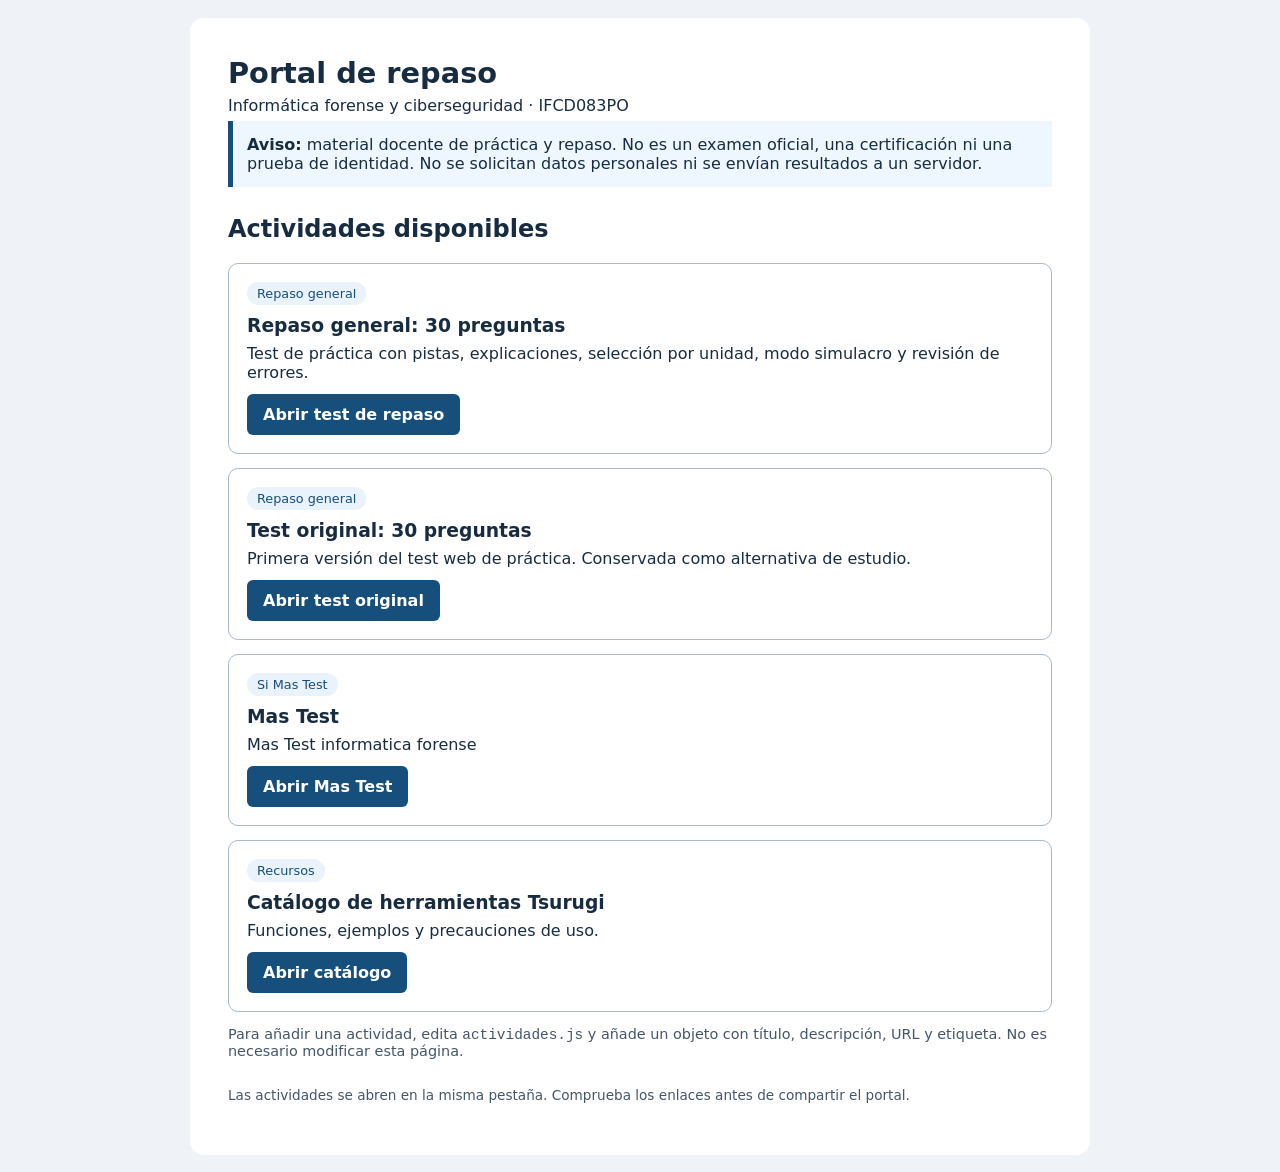
<file: index.html>
<!doctype html><html lang="es"><meta charset="utf-8"><meta name="viewport" content="width=device-width,initial-scale=1"><title>Portal IFCD083PO</title><link rel="stylesheet" href="styles.css"><main><header><h1>Portal de repaso</h1><p>Informática forense y ciberseguridad · IFCD083PO</p><p class="notice"><strong>Aviso:</strong> material docente de práctica y repaso. No es un examen oficial, una certificación ni una prueba de identidad. No se solicitan datos personales ni se envían resultados a un servidor.</p></header><section id="activities"><h2>Actividades disponibles</h2><div id="cards"></div><p class="small">Para añadir una actividad, edita <code>actividades.js</code> y añade un objeto con título, descripción, URL y etiqueta. No es necesario modificar esta página.</p></section><footer><p>Las actividades se abren en la misma pestaña. Comprueba los enlaces antes de compartir el portal.</p></footer></main><script src="actividades.js"></script><script src="portal.js"></script></html>
</file>
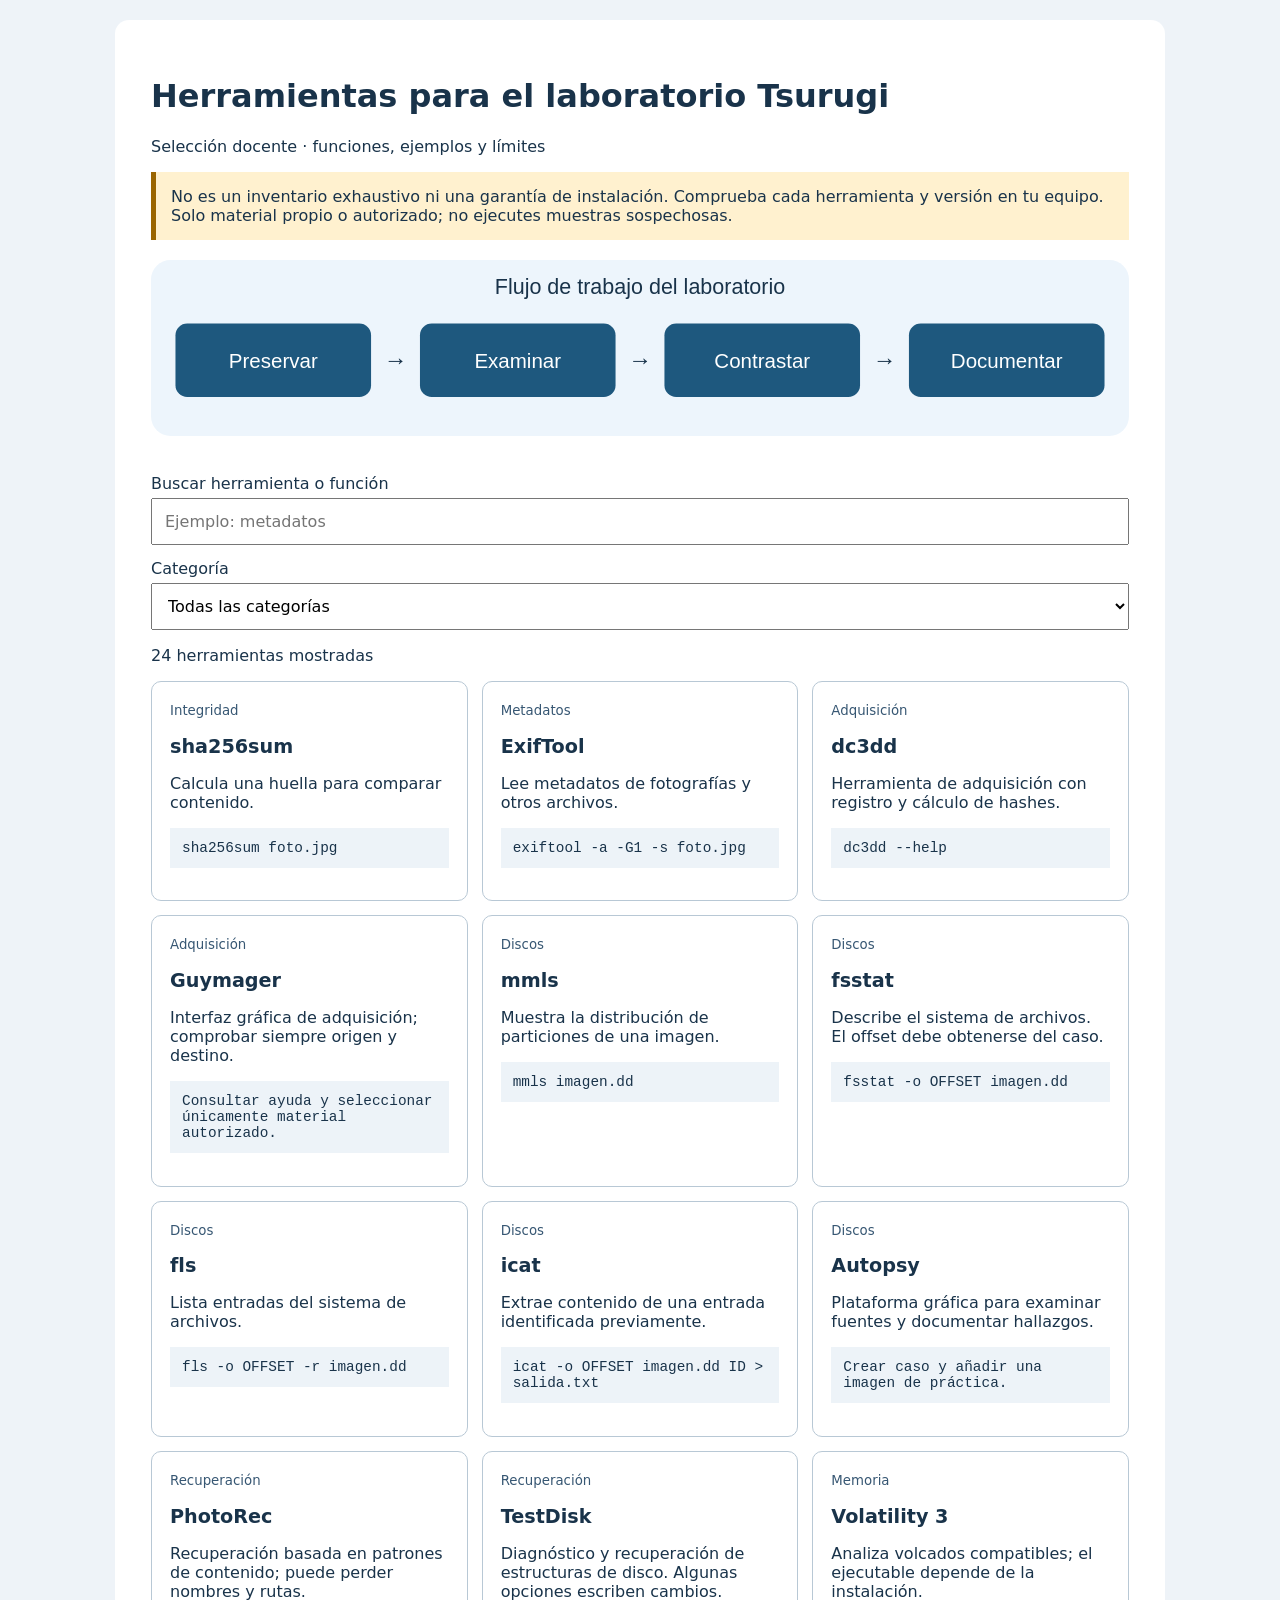
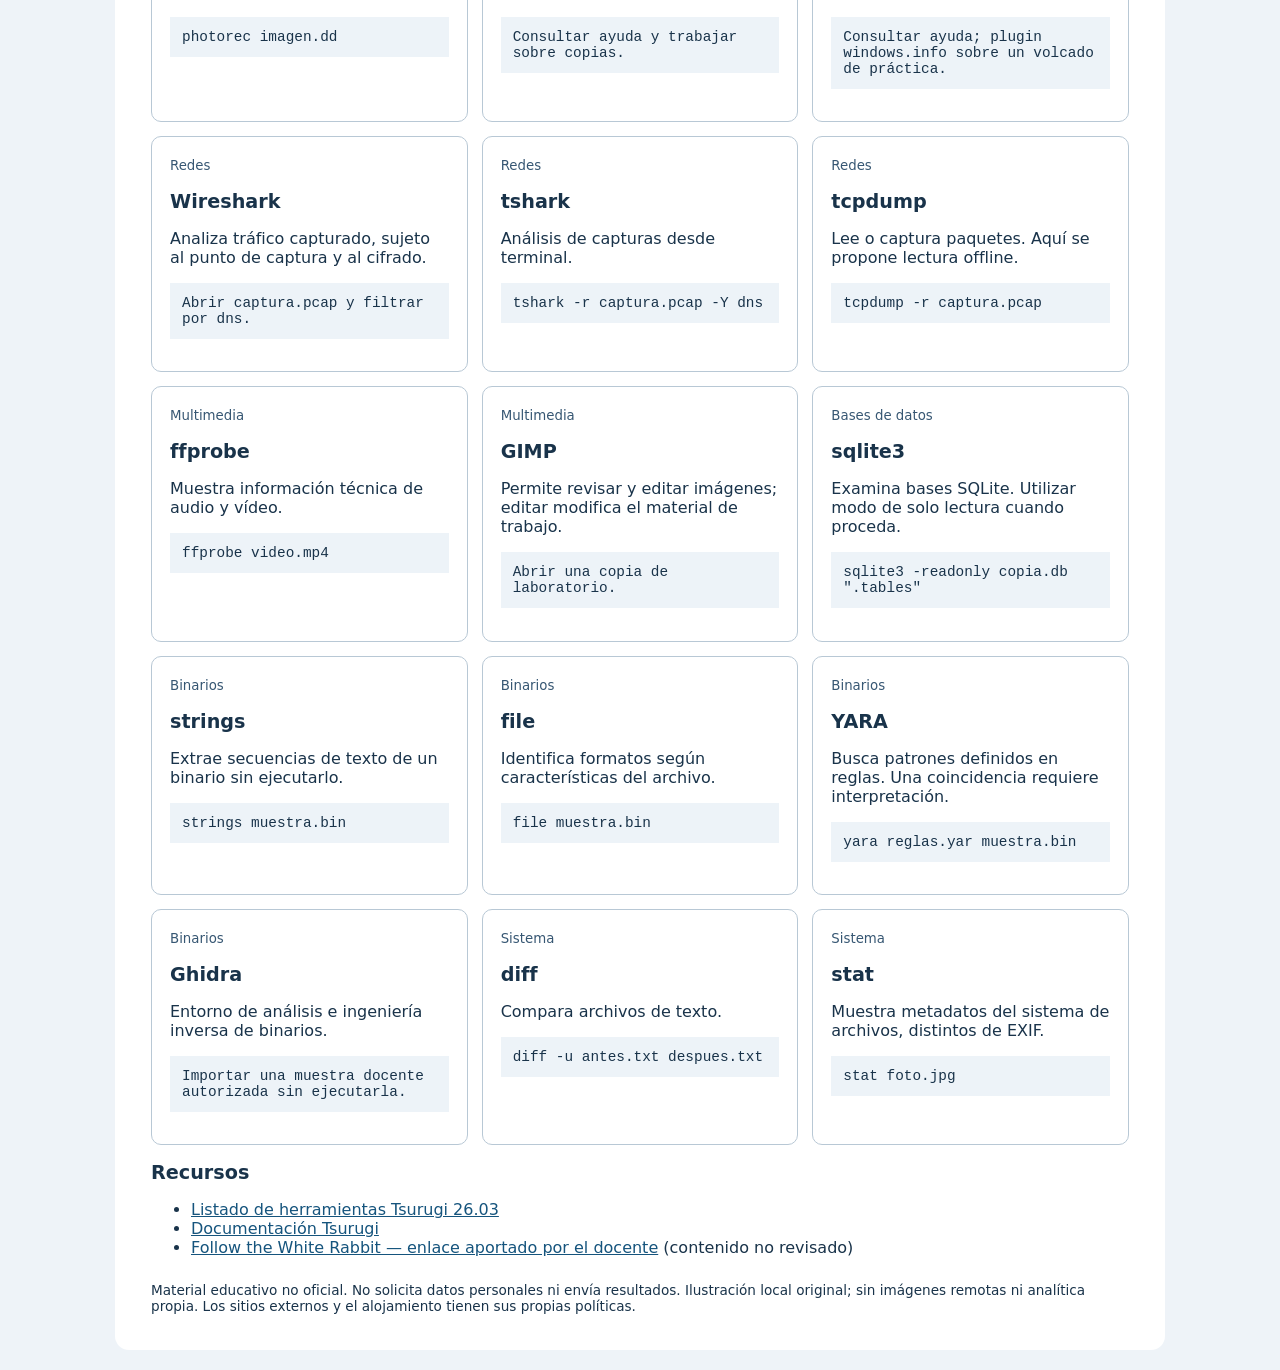
<file: catalogo-tsurugi/index.html>
<!doctype html><html lang="es"><head><meta charset="utf-8"><meta name="viewport" content="width=device-width,initial-scale=1"><title>Catálogo docente Tsurugi</title><link rel="stylesheet" href="styles.css"></head><body><main><h1>Herramientas para el laboratorio Tsurugi</h1><p>Selección docente · funciones, ejemplos y límites</p><aside>No es un inventario exhaustivo ni una garantía de instalación. Comprueba cada herramienta y versión en tu equipo. Solo material propio o autorizado; no ejecutes muestras sospechosas.</aside><img src="imagenes/laboratorio.svg" alt="Flujo de laboratorio: preservar, examinar, contrastar y documentar"><label for="search">Buscar herramienta o función</label><input id="search" type="search" placeholder="Ejemplo: metadatos"><label for="category">Categoría</label><select id="category"><option value="">Todas las categorías</option></select><p id="count" role="status"></p><section id="cards" aria-label="Herramientas"></section><h2>Recursos</h2><ul><li><a href="https://tsurugi-linux.org/documentation_tsurugi_linux_tools_listing_2026.php" rel="noopener noreferrer">Listado de herramientas Tsurugi 26.03</a></li><li><a href="https://tsurugi-linux.org/documentation.php" rel="noopener noreferrer">Documentación Tsurugi</a></li><li><a href="https://start.me/p/aNrBJX/follow-the-white-rabbit" rel="noopener noreferrer">Follow the White Rabbit — enlace aportado por el docente</a> (contenido no revisado)</li></ul><footer>Material educativo no oficial. No solicita datos personales ni envía resultados. Ilustración local original; sin imágenes remotas ni analítica propia. Los sitios externos y el alojamiento tienen sus propias políticas.</footer></main><script src="herramientas.js"></script><script src="app.js"></script></body></html>
</file>
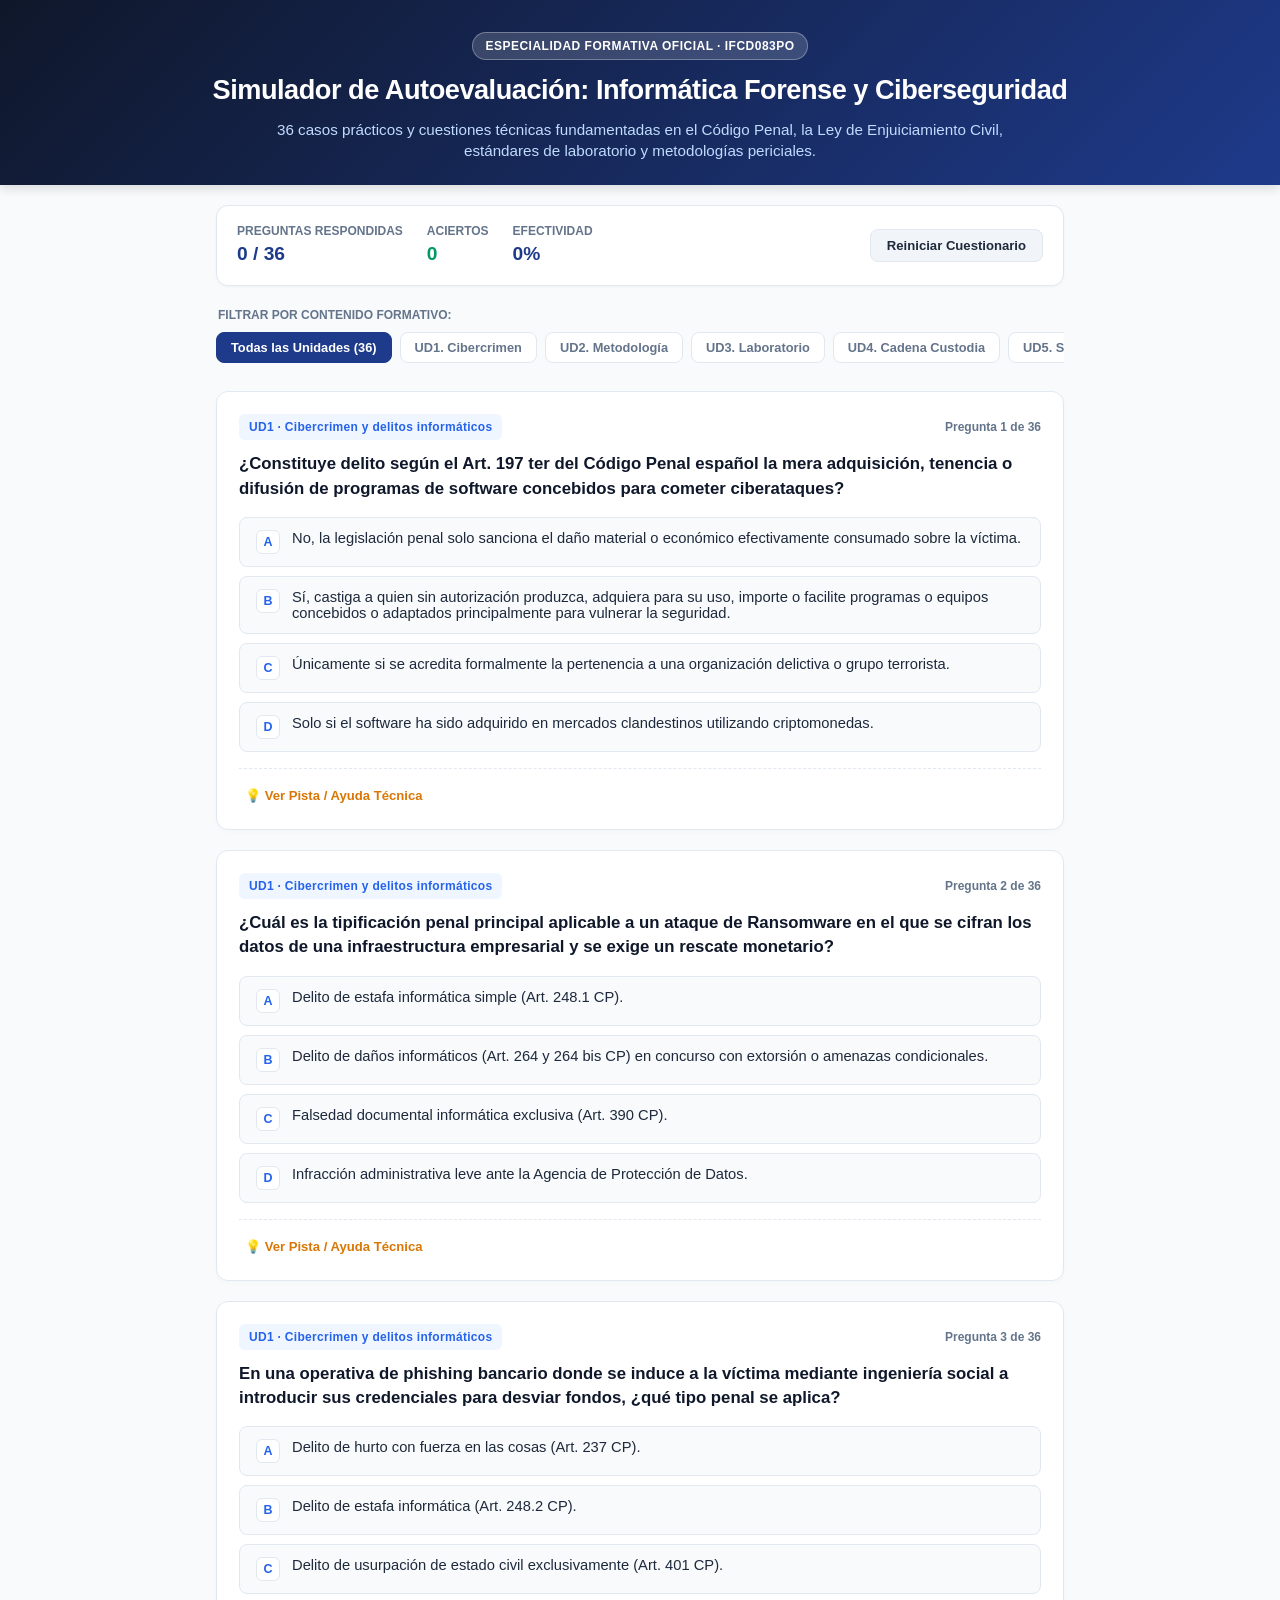
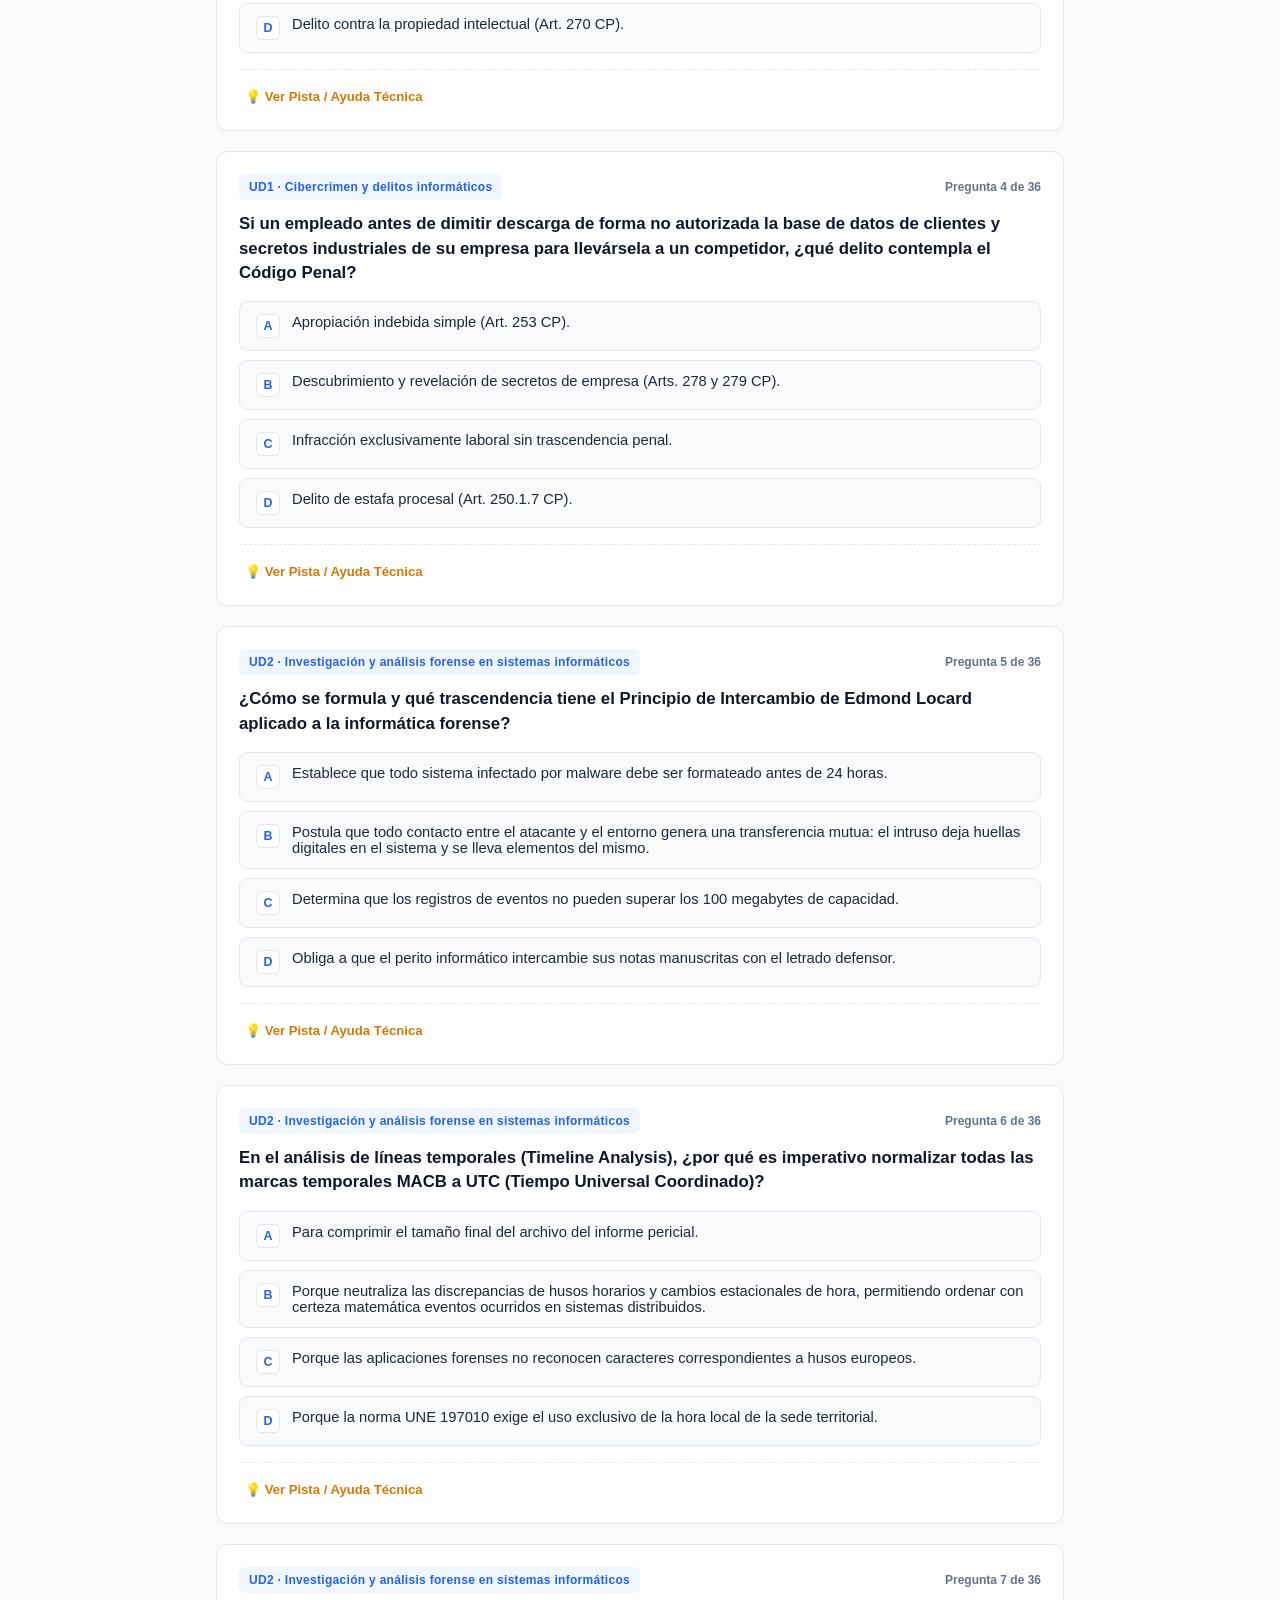
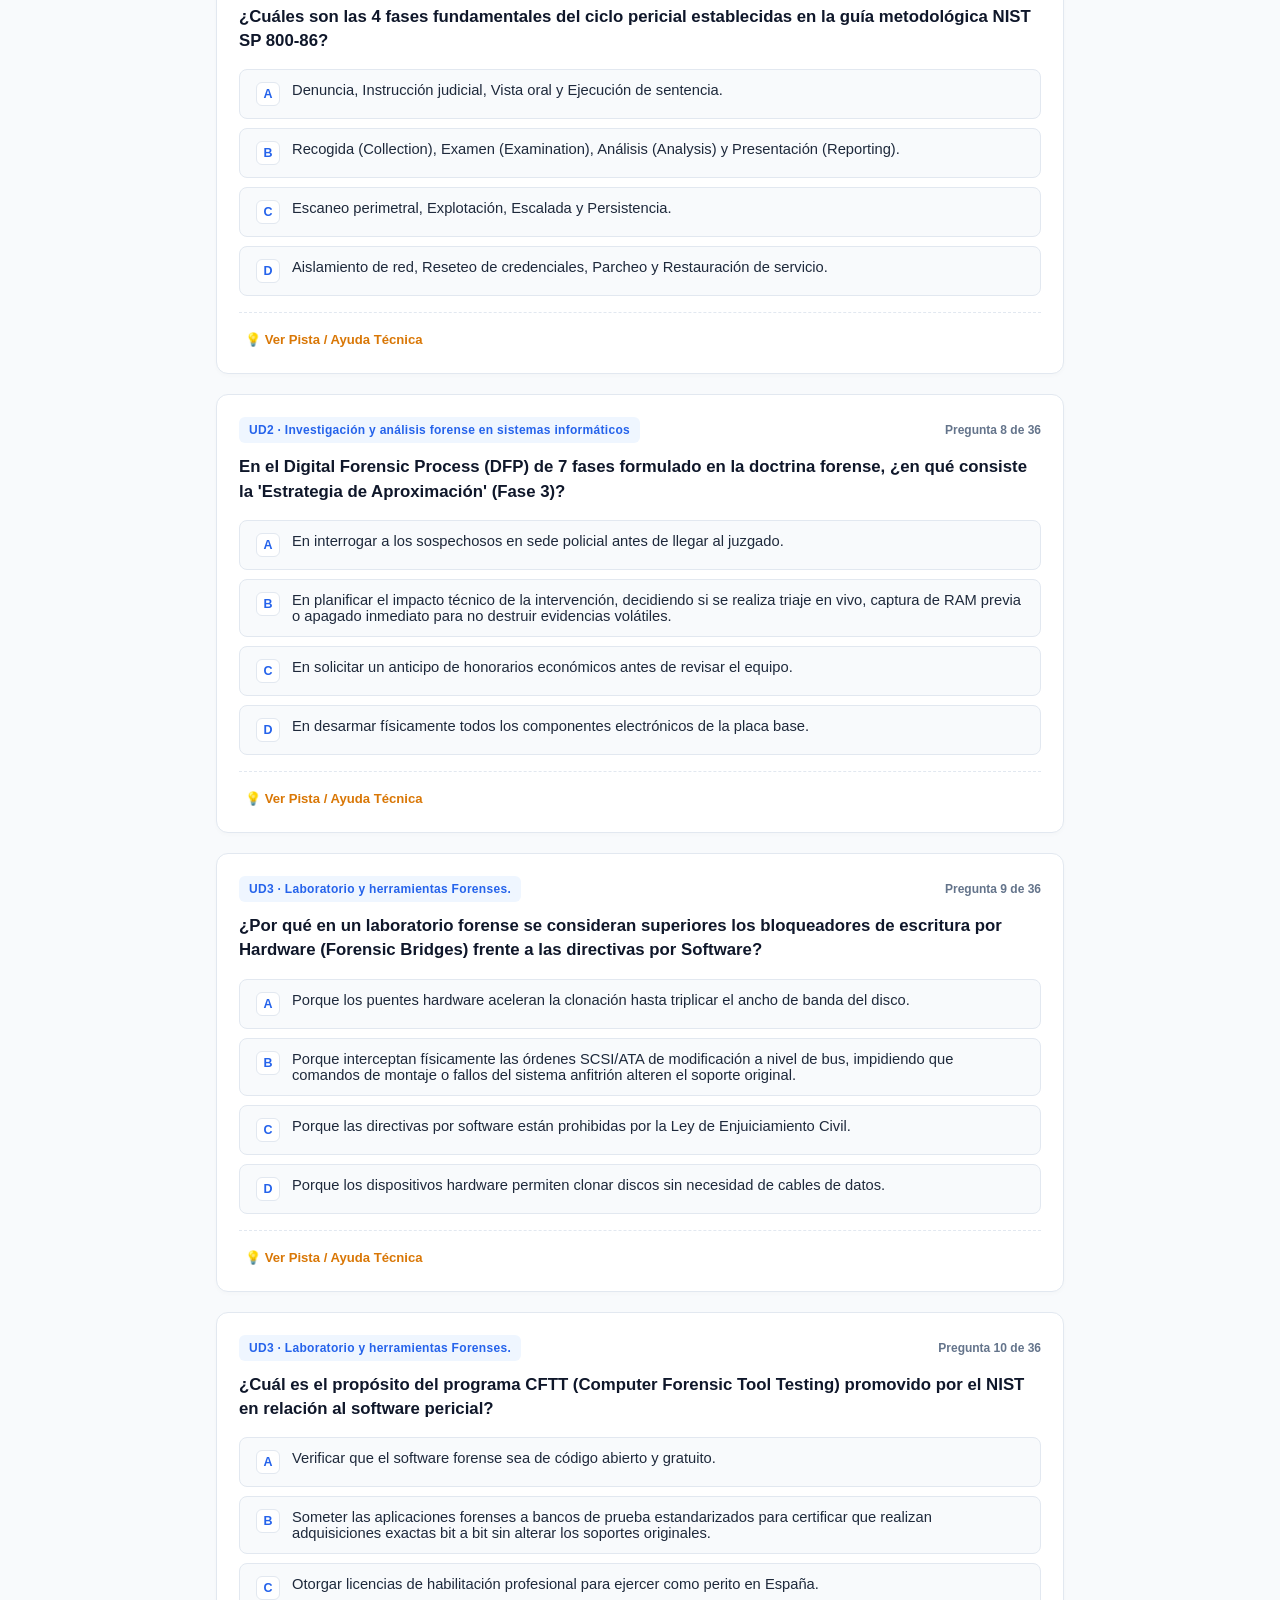
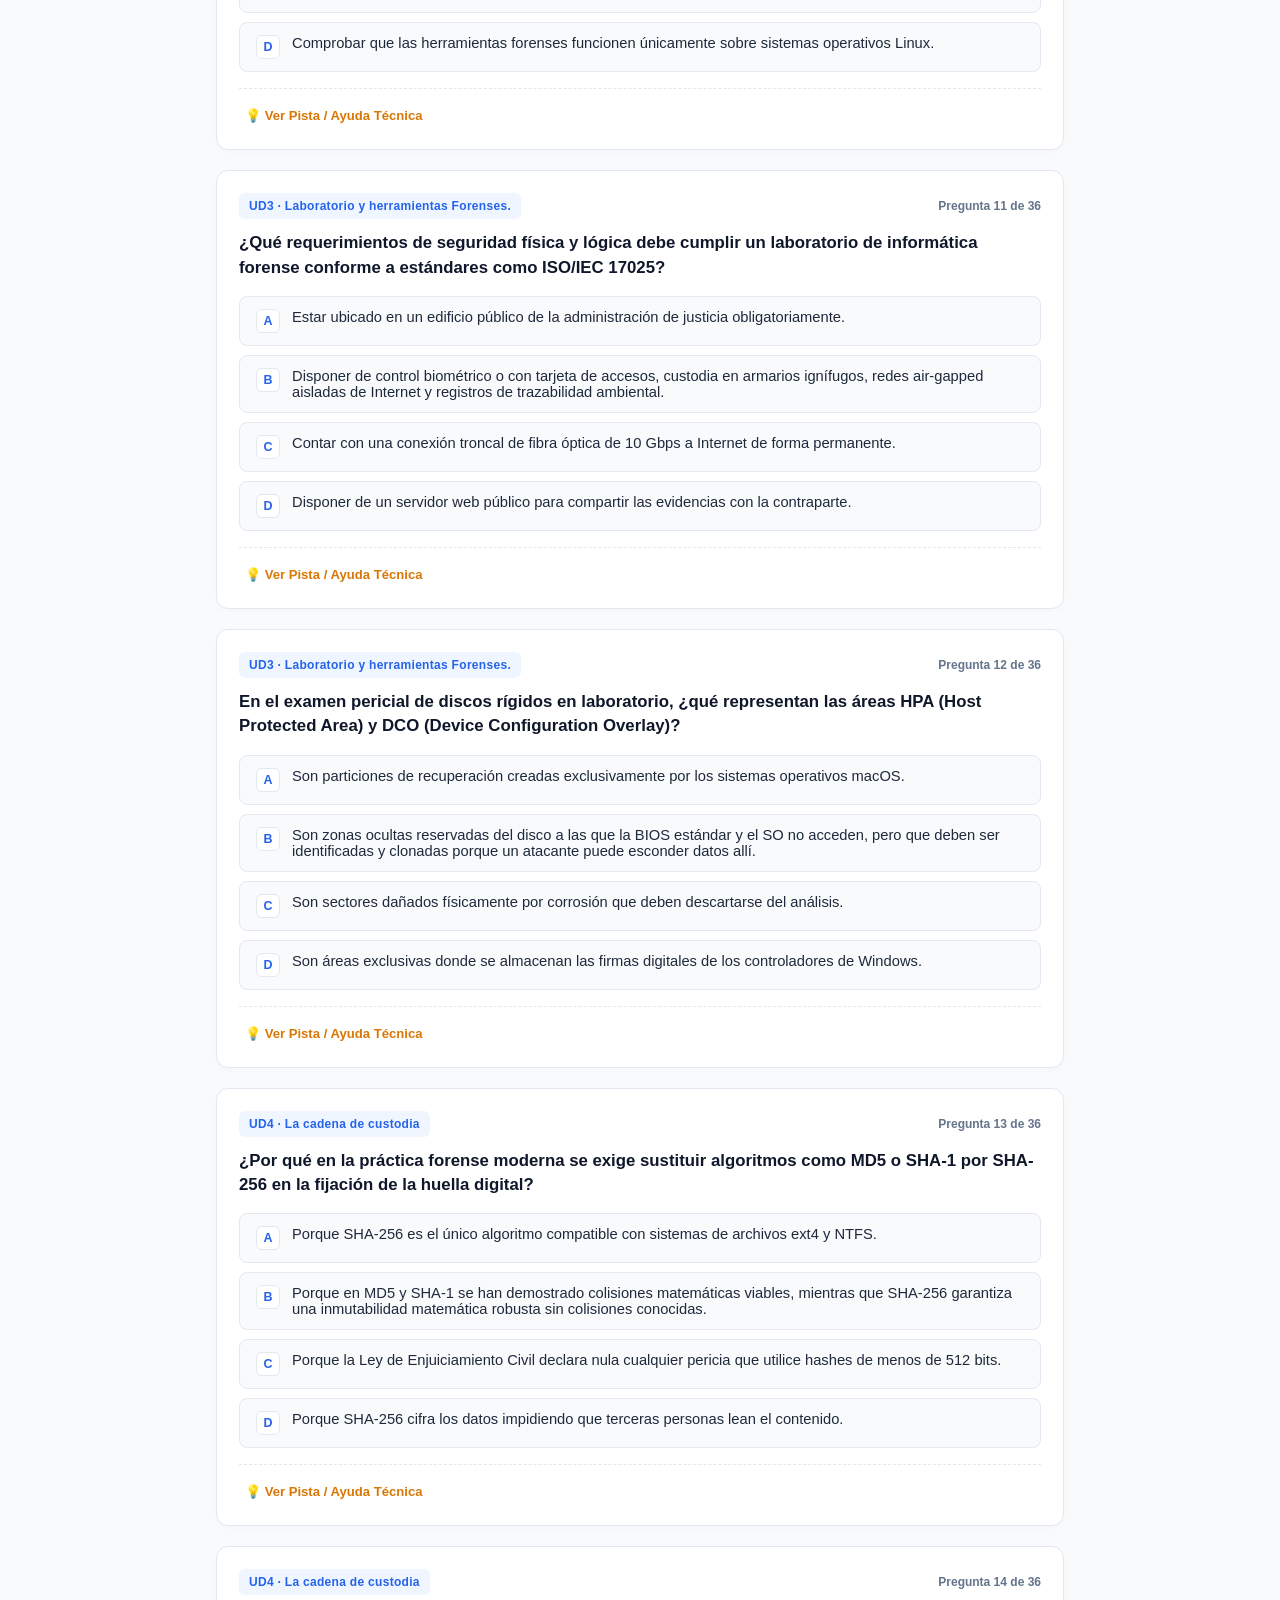
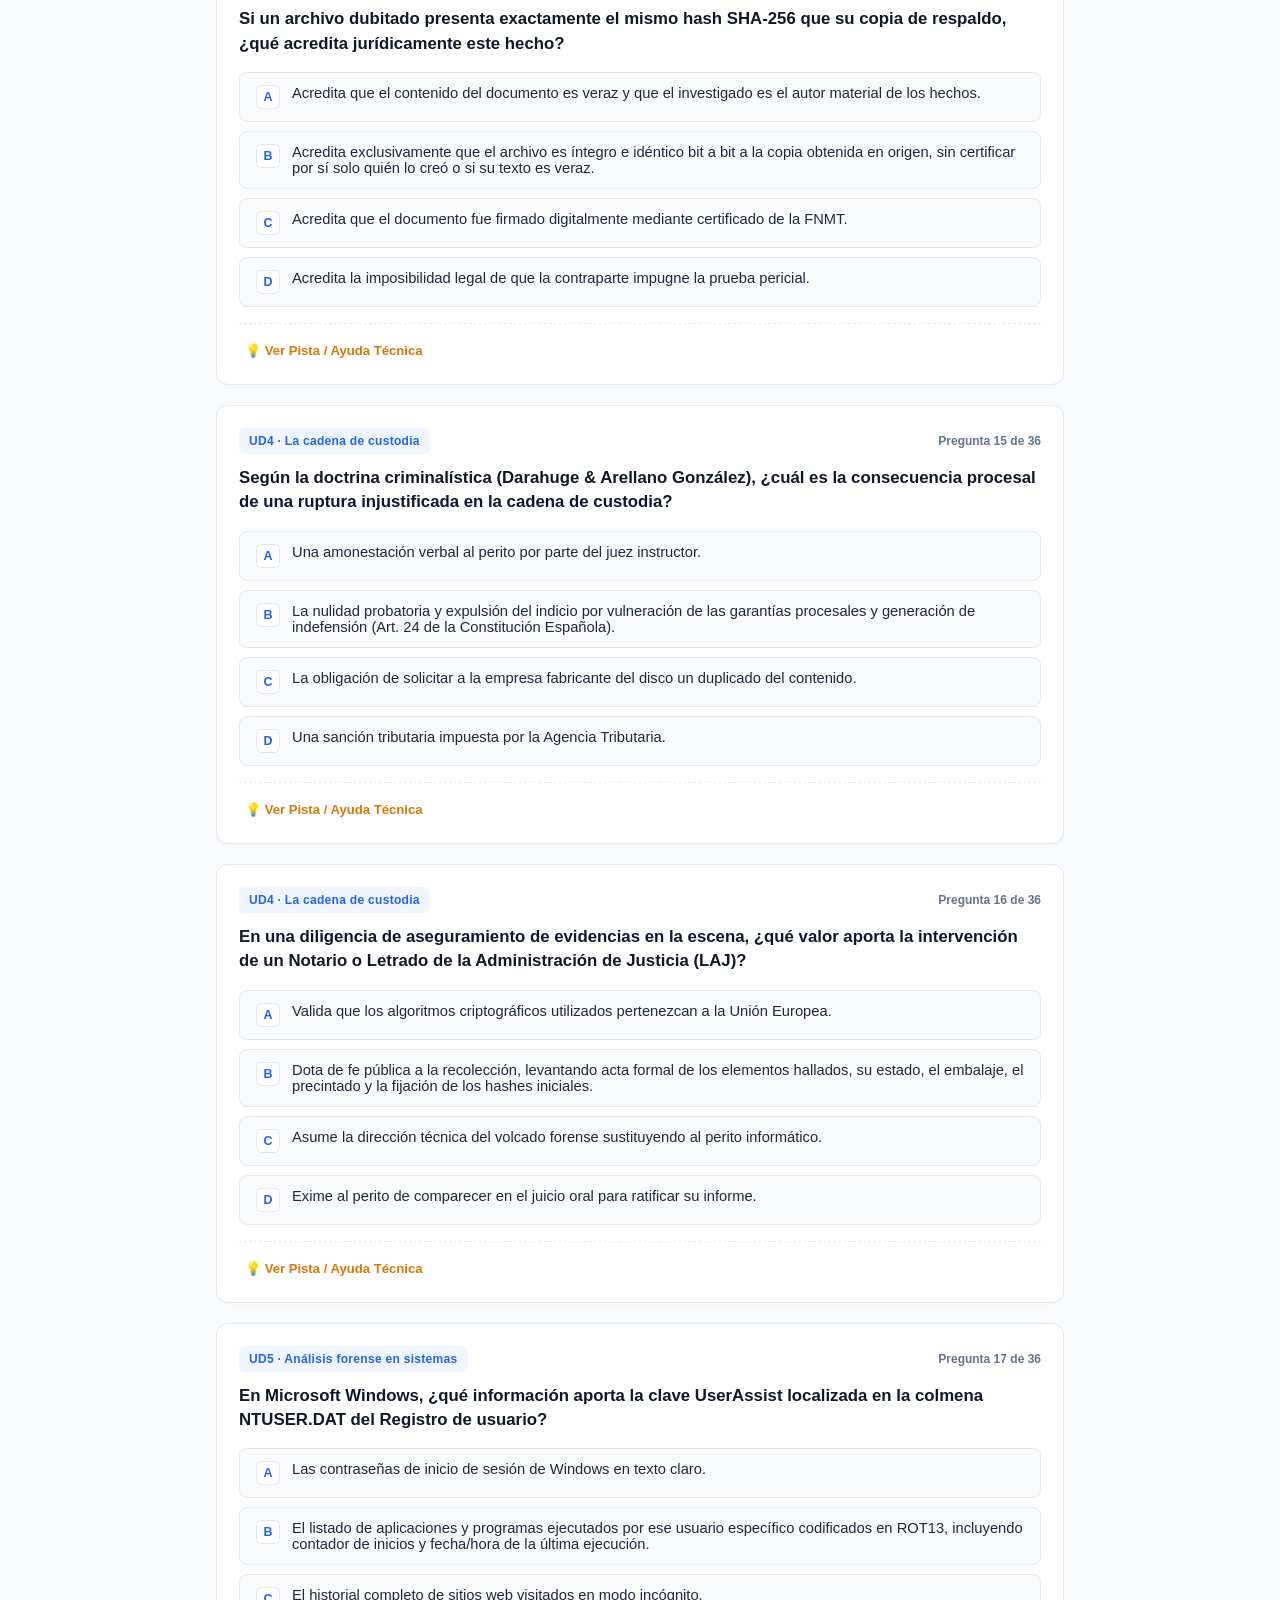
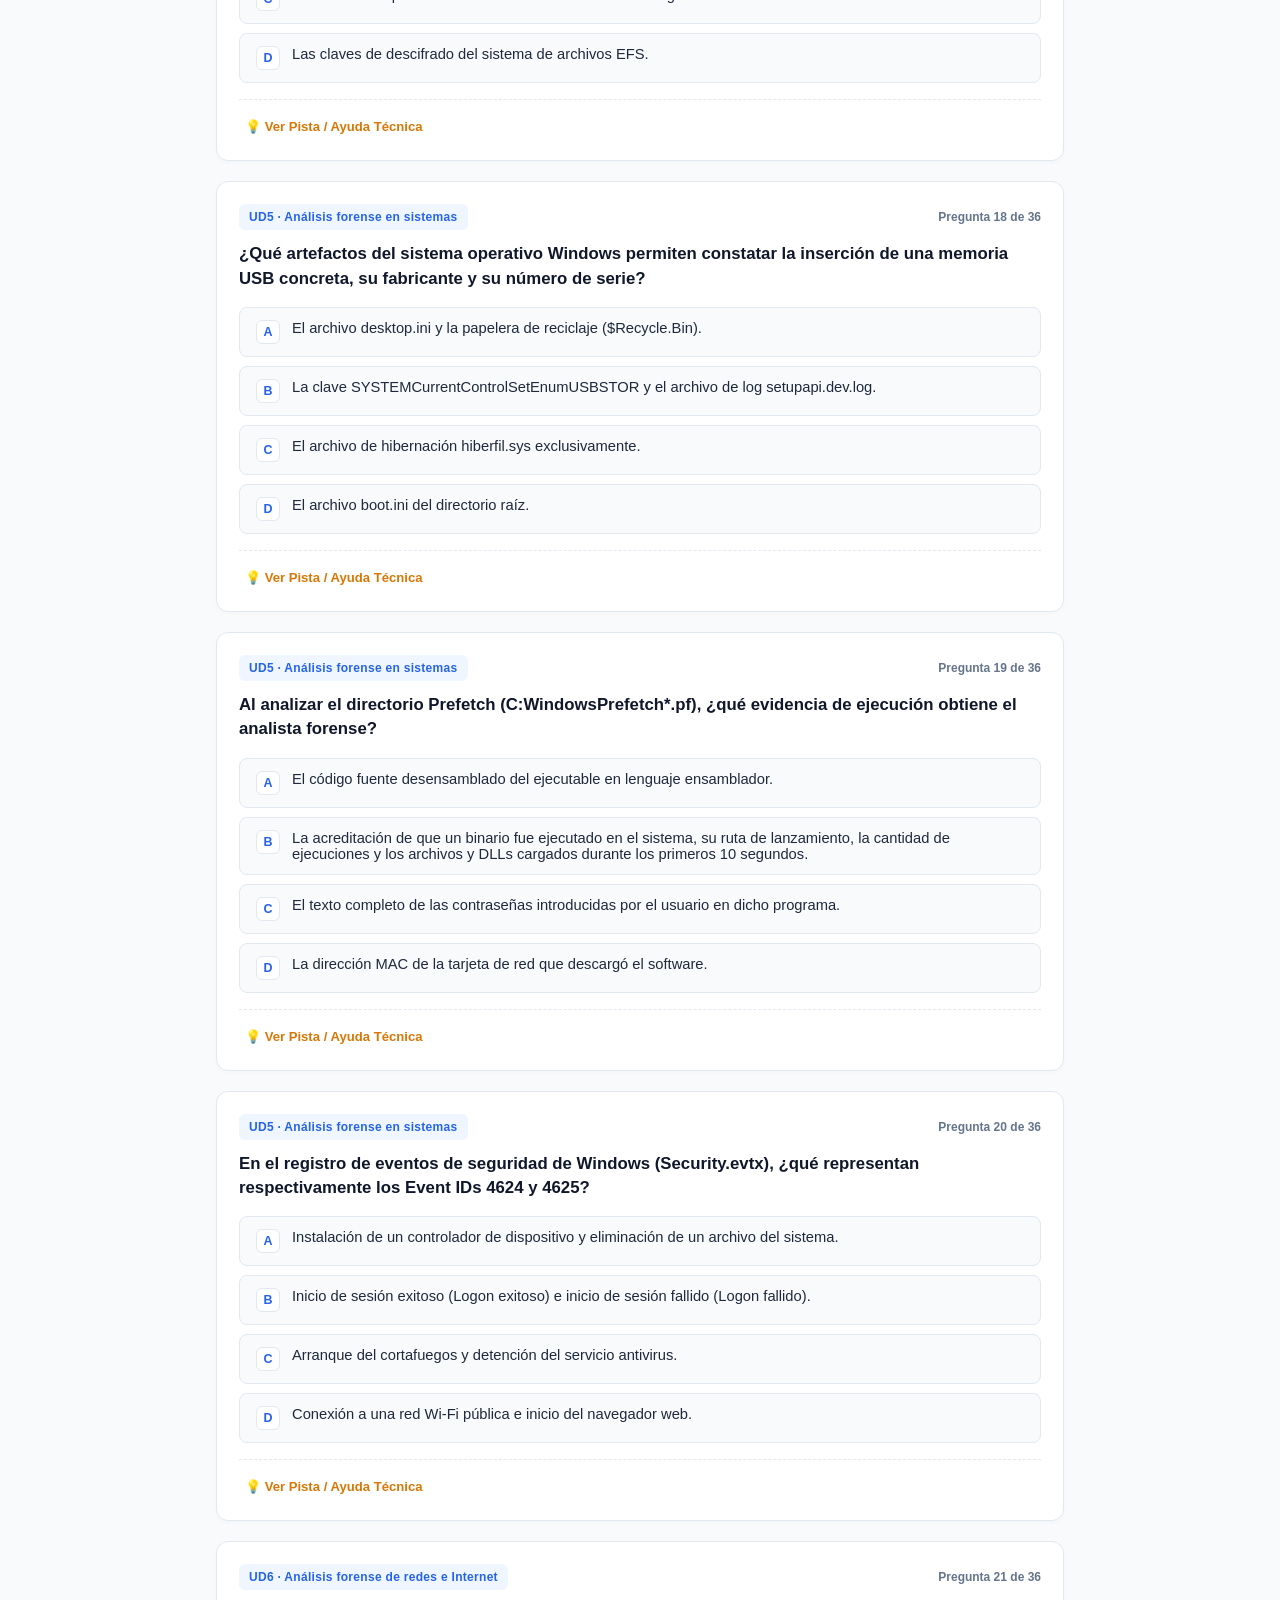
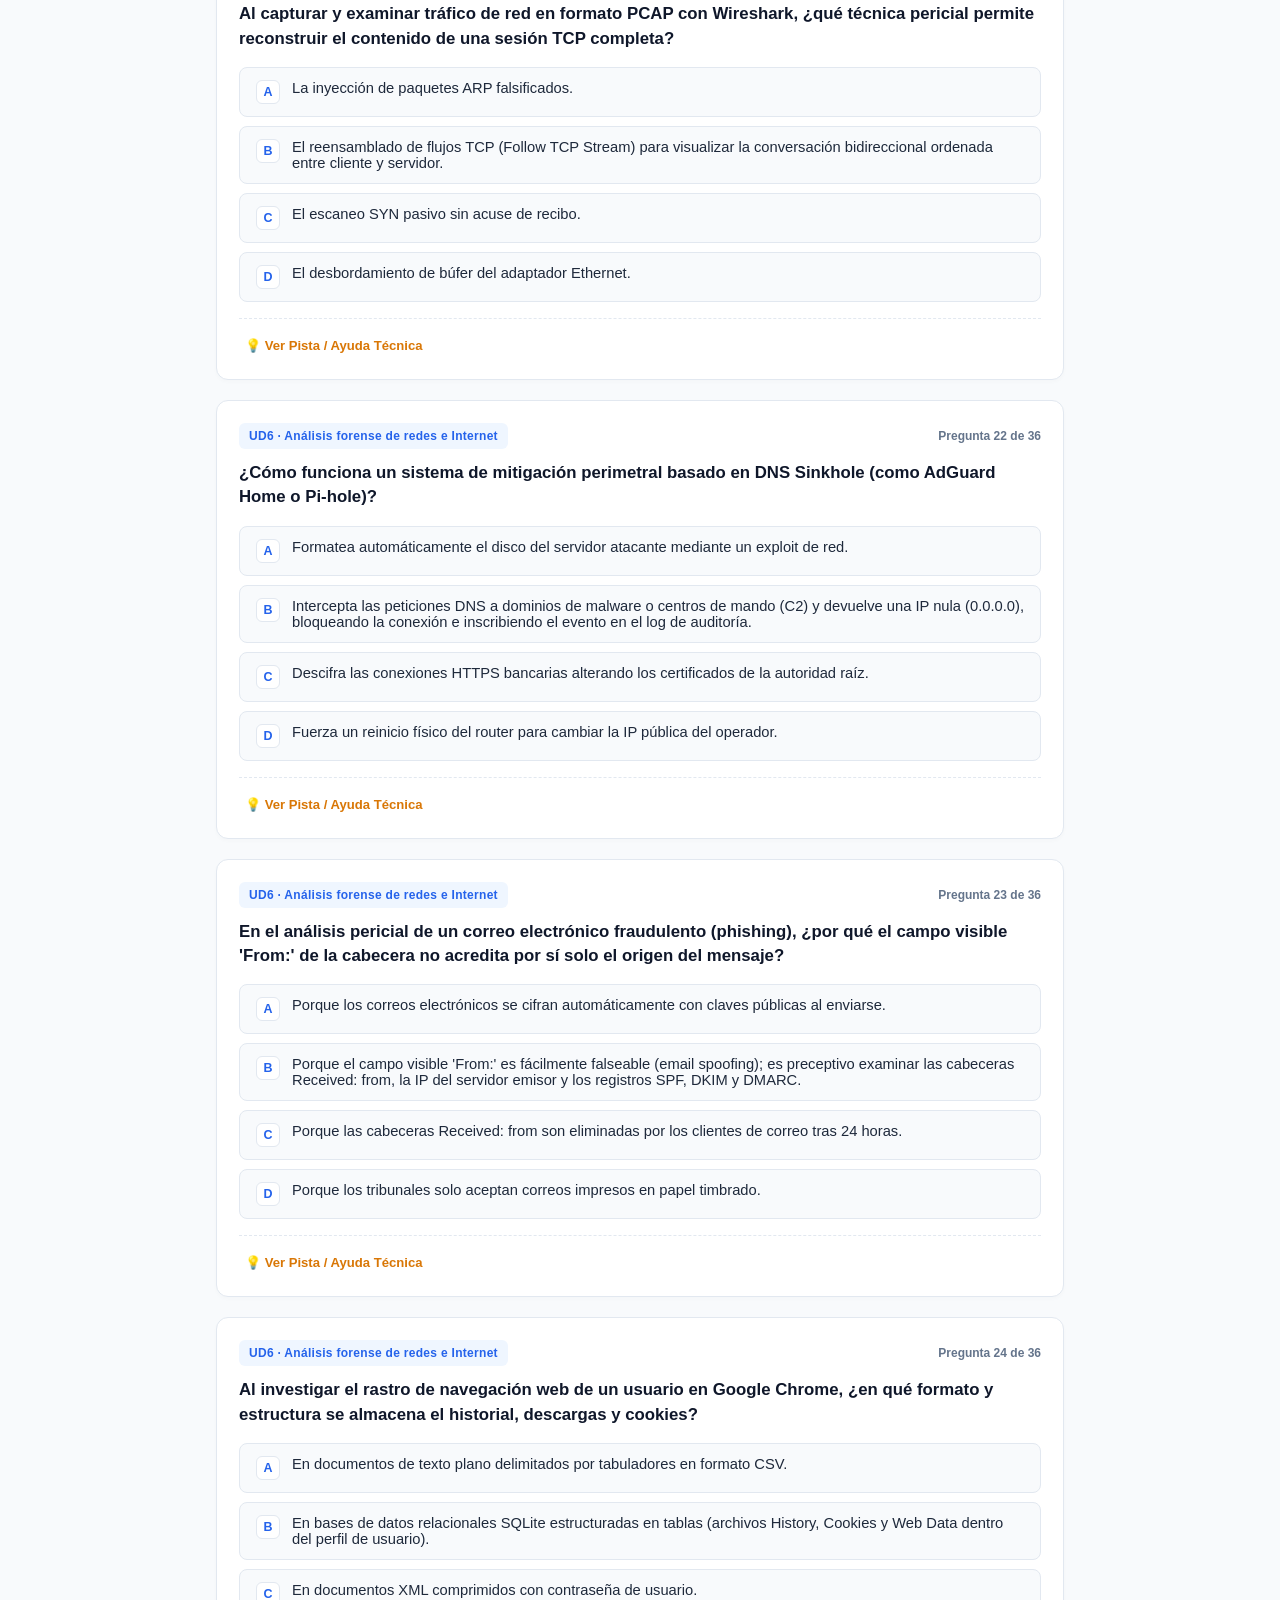
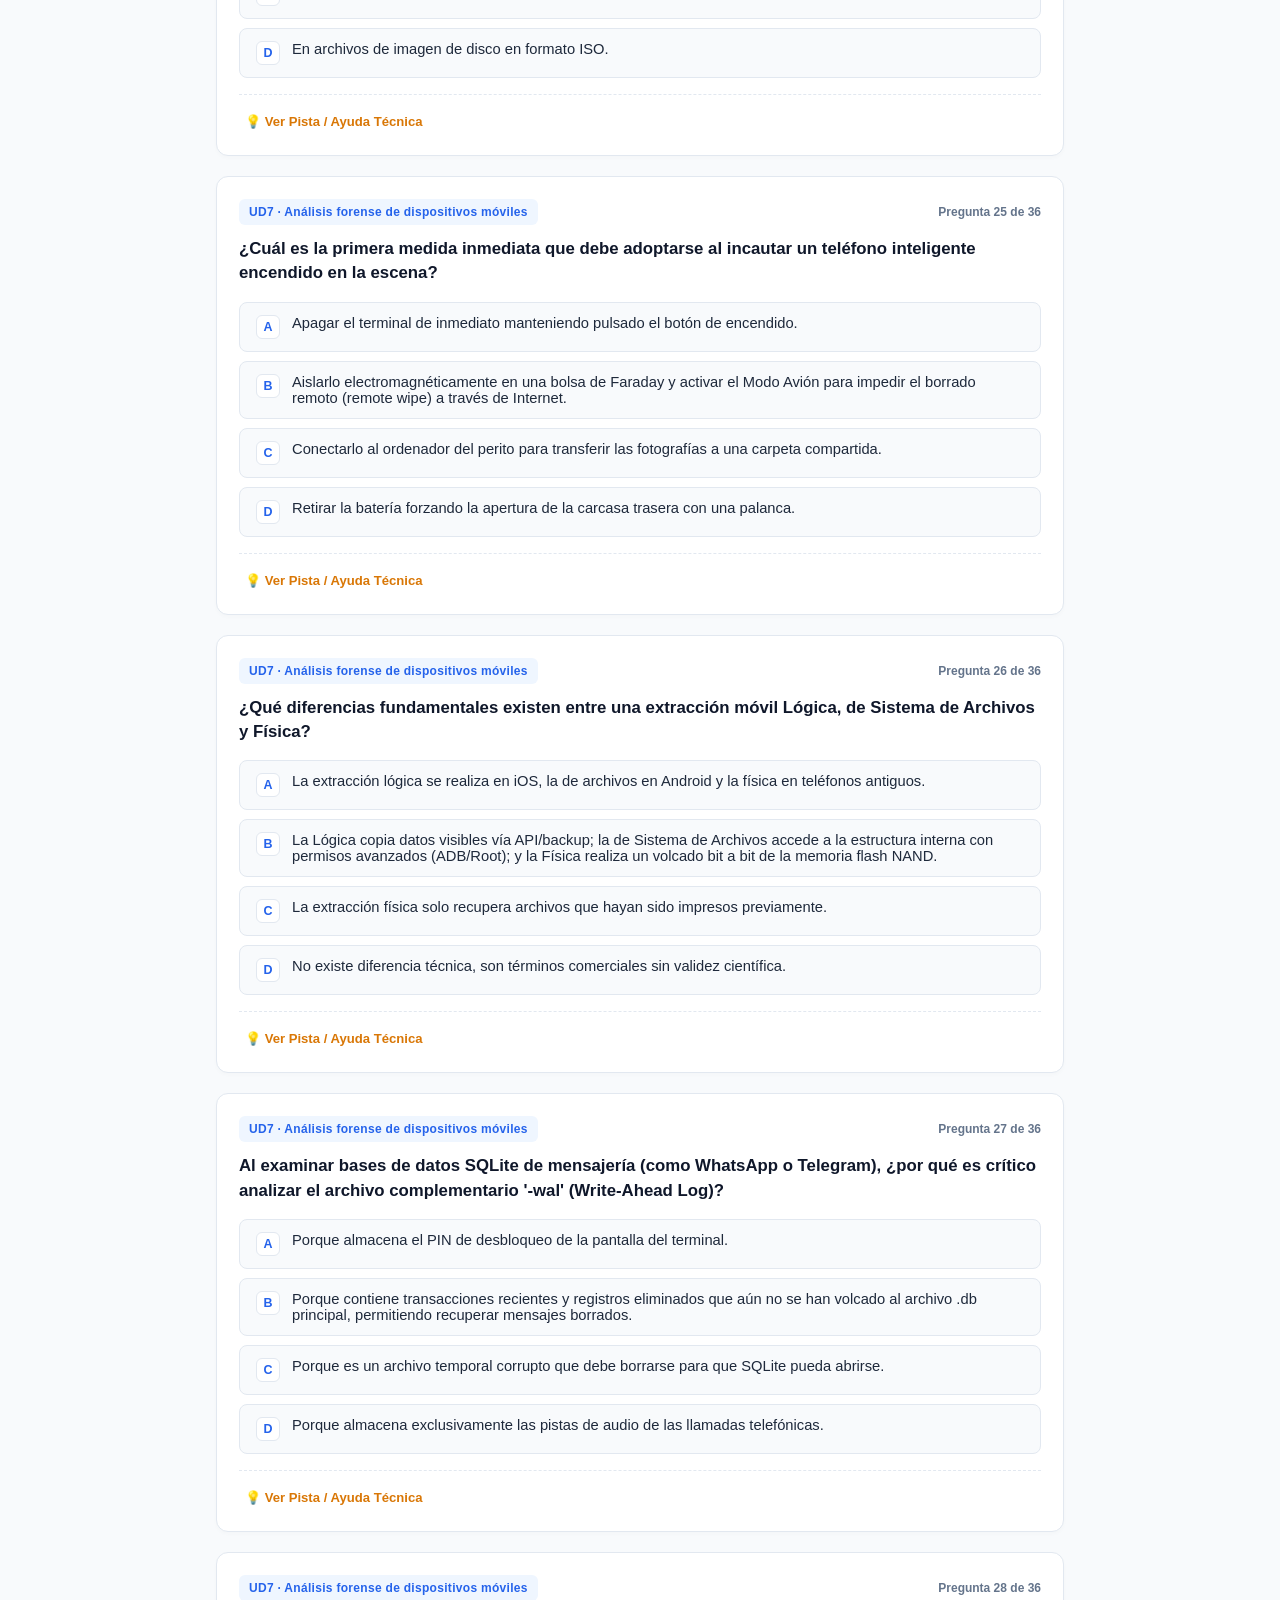
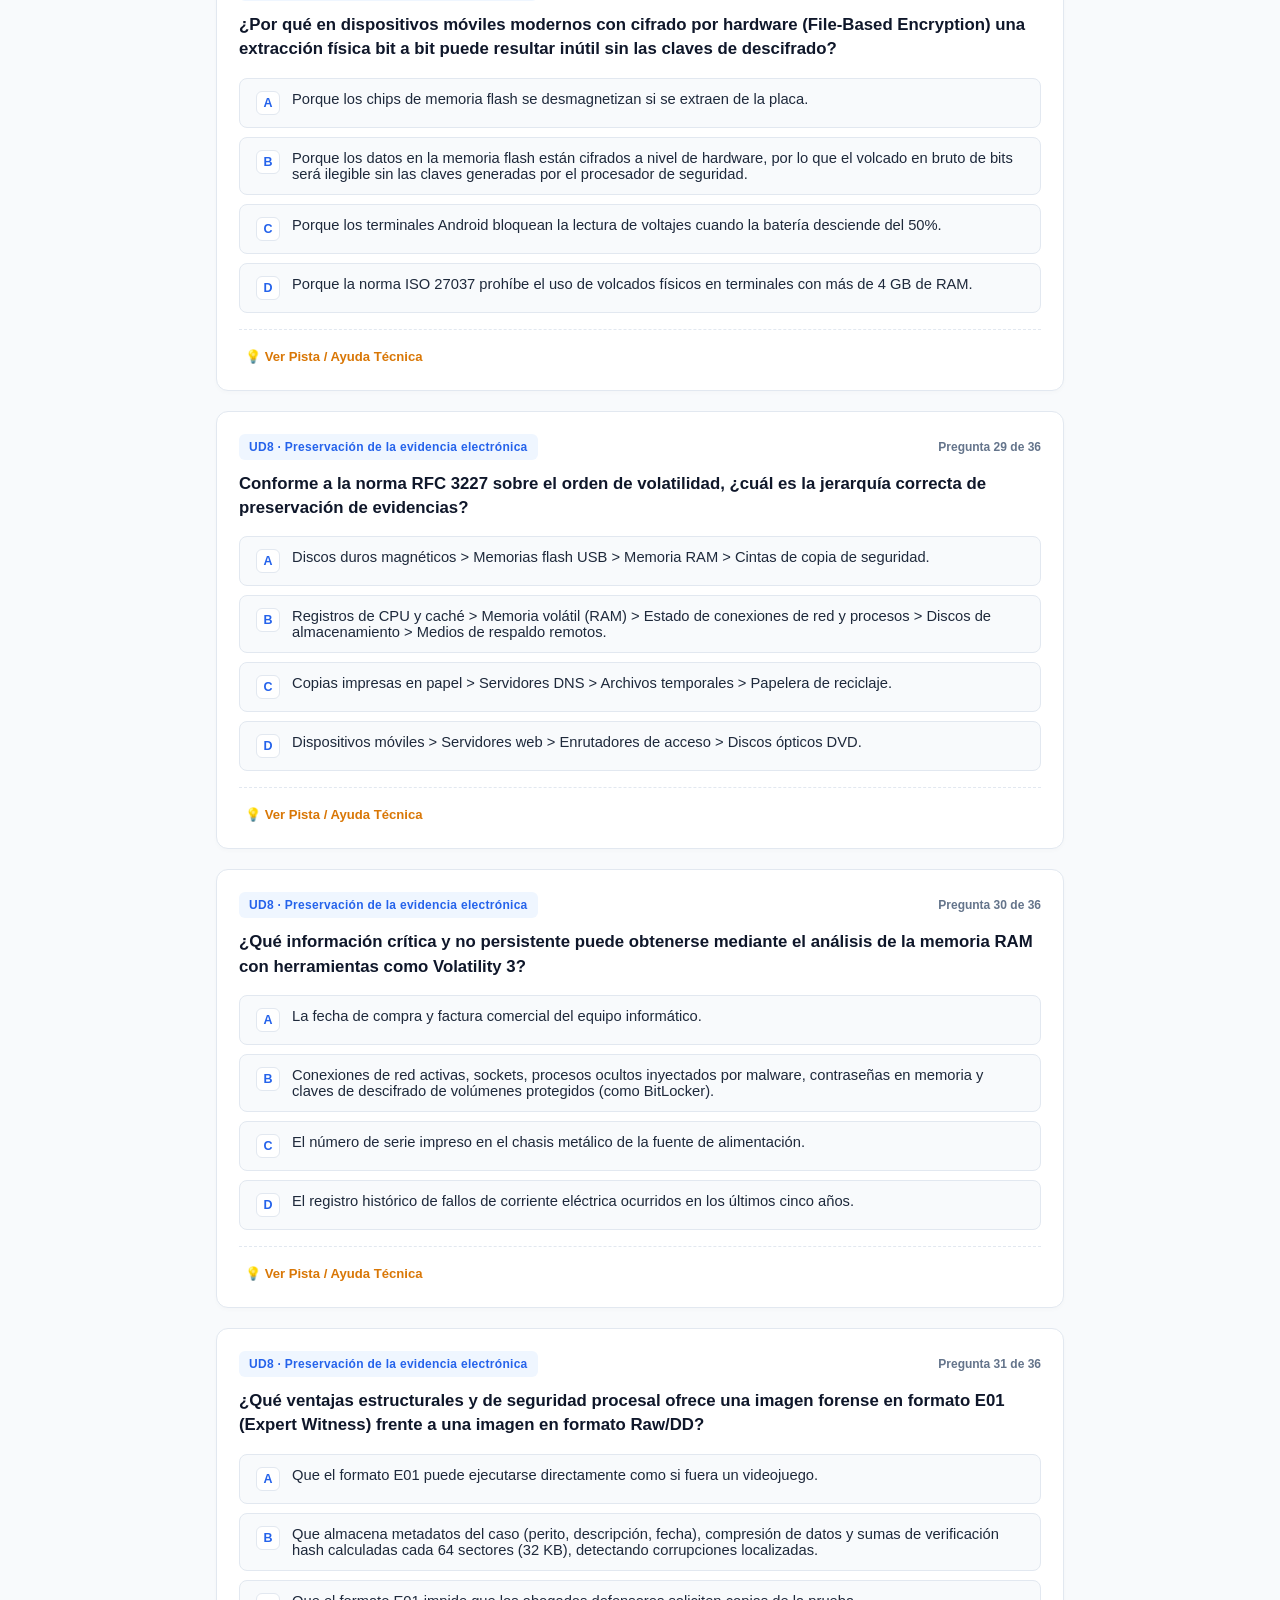
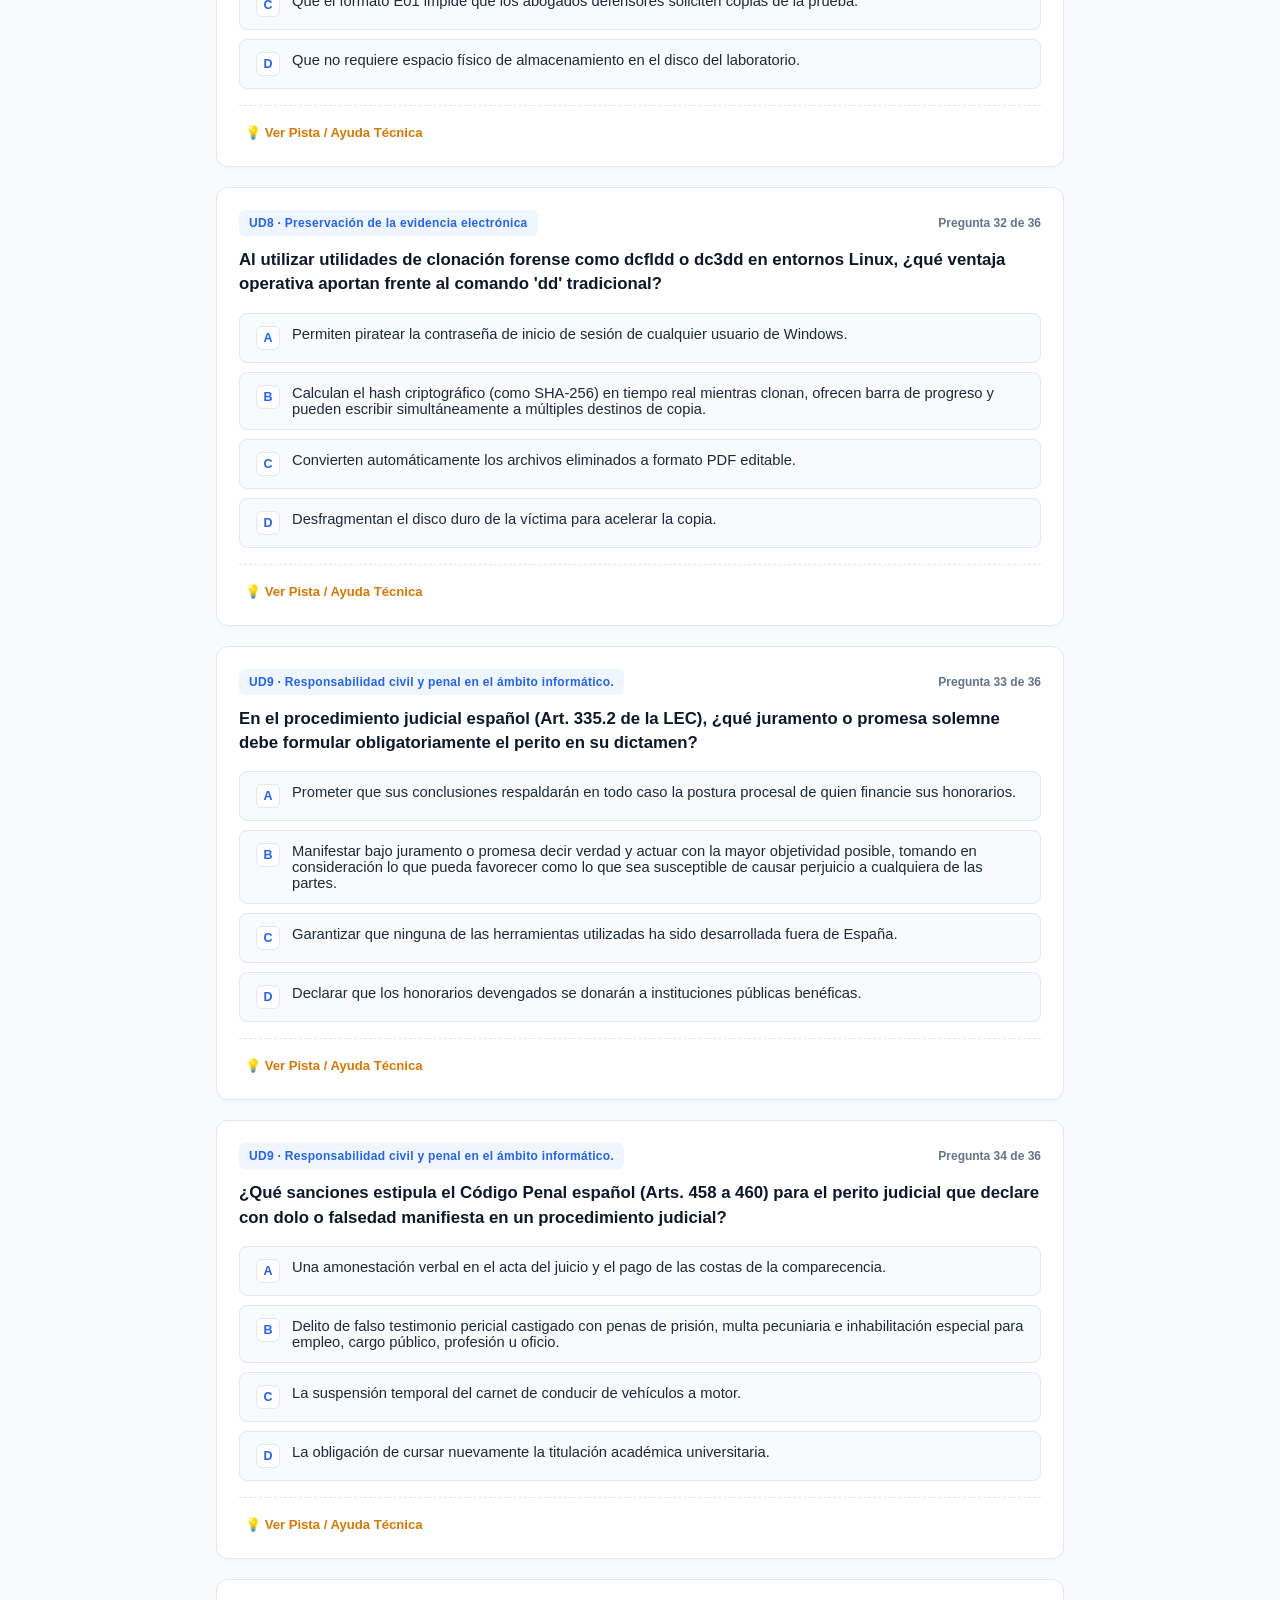
<file: masTest/index.html>
<!DOCTYPE html>
<html lang="es">
<head>
  <meta charset="UTF-8">
  <meta name="viewport" content="width=device-width, initial-scale=1.0">
  <title>Simulador y Repaso Interactivo · IFCD083PO Informática Forense y Ciberseguridad</title>
  <style>
    :root {
      --primary: #1e3a8a;
      --primary-dark: #0f172a;
      --accent: #2563eb;
      --accent-light: #eff6ff;
      --success: #059669;
      --success-bg: #ecfdf5;
      --success-border: #a7f3d0;
      --danger: #dc2626;
      --danger-bg: #fef2f2;
      --danger-border: #fecaca;
      --amber: #d97706;
      --amber-bg: #fffbeb;
      --amber-border: #fde68a;
      --bg: #f8fafc;
      --card-bg: #ffffff;
      --text: #1e293b;
      --text-muted: #64748b;
      --border: #e2e8f0;
    }

    * { box-sizing: border-box; margin: 0; padding: 0; font-family: -apple-system, BlinkMacSystemFont, "Segoe UI", Roboto, "Helvetica Neue", Arial, sans-serif; }
    body { background-color: var(--bg); color: var(--text); line-height: 1.5; padding-bottom: 60px; }

    header {
      background: linear-gradient(135deg, var(--primary-dark) 0%, var(--primary) 100%);
      color: white;
      padding: 32px 20px 24px 20px;
      text-align: center;
      box-shadow: 0 4px 10px rgba(0, 0, 0, 0.12);
    }
    .badge {
      display: inline-block;
      background: rgba(255, 255, 255, 0.16);
      border: 1px solid rgba(255, 255, 255, 0.3);
      padding: 4px 12px;
      border-radius: 9999px;
      font-size: 0.75rem;
      font-weight: 700;
      letter-spacing: 0.5px;
      text-transform: uppercase;
      margin-bottom: 10px;
    }
    header h1 { font-size: 1.7rem; margin-bottom: 8px; font-weight: 800; letter-spacing: -0.5px; }
    header p { color: #bfdbfe; font-size: 0.95rem; max-width: 760px; margin: 0 auto; line-height: 1.4; }

    .container { max-width: 880px; margin: 20px auto; padding: 0 16px; }

    /* Barra de Progreso y Estadísticas */
    .score-bar {
      background: var(--card-bg);
      border: 1px solid var(--border);
      border-radius: 12px;
      padding: 16px 20px;
      margin-bottom: 20px;
      display: flex;
      flex-wrap: wrap;
      justify-content: space-between;
      align-items: center;
      gap: 12px;
      box-shadow: 0 1px 3px rgba(0,0,0,0.04);
    }
    .score-stats { display: flex; flex-wrap: wrap; gap: 24px; font-size: 0.88rem; align-items: center; }
    .stat-item { display: flex; flex-direction: column; }
    .stat-label { font-size: 0.75rem; color: var(--text-muted); font-weight: 600; text-transform: uppercase; }
    .score-val { font-weight: 800; color: var(--primary); font-size: 1.2rem; }
    .btn-reset {
      background: #f1f5f9;
      border: 1px solid var(--border);
      color: var(--text);
      padding: 8px 16px;
      border-radius: 8px;
      font-size: 0.82rem;
      font-weight: 700;
      cursor: pointer;
      transition: all 0.2s;
    }
    .btn-reset:hover { background: #e2e8f0; }

    /* Barra de Filtro de Unidades */
    .filter-wrapper { margin-bottom: 20px; }
    .filter-title { font-size: 0.75rem; font-weight: 700; text-transform: uppercase; color: var(--text-muted); margin-bottom: 8px; padding-left: 2px; }
    .filter-bar {
      display: flex;
      overflow-x: auto;
      gap: 8px;
      padding-bottom: 8px;
      scrollbar-width: thin;
    }
    .filter-btn {
      white-space: nowrap;
      background: white;
      border: 1px solid var(--border);
      color: var(--text-muted);
      padding: 7px 14px;
      border-radius: 8px;
      font-size: 0.8rem;
      font-weight: 600;
      cursor: pointer;
      transition: all 0.15s;
    }
    .filter-btn:hover { border-color: var(--accent); color: var(--accent); }
    .filter-btn.active {
      background: var(--primary);
      border-color: var(--primary);
      color: white;
    }

    /* Tarjeta de Pregunta */
    .q-card {
      background: var(--card-bg);
      border: 1px solid var(--border);
      border-radius: 12px;
      padding: 22px;
      margin-bottom: 20px;
      box-shadow: 0 2px 4px rgba(0,0,0,0.02);
      transition: border-color 0.2s;
    }
    .q-card:hover { border-color: #cbd5e1; }
    .q-header {
      display: flex;
      justify-content: space-between;
      align-items: center;
      margin-bottom: 12px;
      font-size: 0.78rem;
      font-weight: 700;
    }
    .unit-tag {
      color: var(--accent);
      background: var(--accent-light);
      padding: 4px 10px;
      border-radius: 6px;
      font-size: 0.75rem;
      letter-spacing: 0.3px;
    }
    .q-title {
      font-size: 1.05rem;
      font-weight: 700;
      color: #0f172a;
      margin-bottom: 16px;
      line-height: 1.45;
    }

    /* Opciones */
    .opt-grid { display: flex; flex-direction: column; gap: 9px; }
    .opt-btn {
      display: flex;
      align-items: flex-start;
      text-align: left;
      background: #f8fafc;
      border: 1.5px solid var(--border);
      padding: 12px 16px;
      border-radius: 8px;
      font-size: 0.92rem;
      color: var(--text);
      cursor: pointer;
      transition: all 0.15s ease-in-out;
      width: 100%;
    }
    .opt-btn:hover:not(:disabled) {
      background: #f1f5f9;
      border-color: var(--accent);
    }
    .opt-letter {
      font-weight: 800;
      color: var(--accent);
      margin-right: 12px;
      background: white;
      border: 1px solid var(--border);
      width: 24px;
      height: 24px;
      border-radius: 6px;
      display: inline-flex;
      align-items: center;
      justify-content: center;
      font-size: 0.78rem;
      flex-shrink: 0;
    }

    /* Estados Correcto / Incorrecto */
    .opt-btn.correct {
      background: var(--success-bg) !important;
      border-color: var(--success) !important;
      color: #065f46 !important;
      font-weight: 600;
    }
    .opt-btn.correct .opt-letter {
      background: var(--success);
      color: white;
      border-color: var(--success);
    }
    .opt-btn.incorrect {
      background: var(--danger-bg) !important;
      border-color: var(--danger) !important;
      color: #991b1b !important;
    }
    .opt-btn.incorrect .opt-letter {
      background: var(--danger);
      color: white;
      border-color: var(--danger);
    }

    /* Ayuda y Explicación */
    .help-section {
      margin-top: 16px;
      padding-top: 14px;
      border-top: 1px dashed var(--border);
    }
    .btn-hint {
      background: none;
      border: none;
      color: var(--amber);
      font-size: 0.82rem;
      font-weight: 700;
      cursor: pointer;
      padding: 3px 6px;
      border-radius: 4px;
      transition: background 0.15s;
    }
    .btn-hint:hover { background: #fef3c7; }
    .hint-box {
      margin-top: 10px;
      background: var(--amber-bg);
      border-left: 3px solid var(--amber);
      border-right: 1px solid var(--amber-border);
      border-top: 1px solid var(--amber-border);
      border-bottom: 1px solid var(--amber-border);
      padding: 12px 14px;
      border-radius: 0 8px 8px 0;
      font-size: 0.86rem;
      color: #92400e;
      display: none;
      line-height: 1.4;
    }
    .exp-box {
      margin-top: 14px;
      padding: 14px 16px;
      background: #f8fafc;
      border: 1px solid #cbd5e1;
      border-left: 4px solid var(--primary);
      border-radius: 0 8px 8px 0;
      font-size: 0.87rem;
      color: #334155;
      display: none;
      line-height: 1.5;
    }
    .exp-box strong { color: var(--primary-dark); display: block; margin-bottom: 4px; }

    footer {
      text-align: center;
      margin-top: 40px;
      font-size: 0.8rem;
      color: var(--text-muted);
      padding: 0 20px;
    }
  </style>
</head>
<body>

  <header>
    <div class="badge">Especialidad Formativa Oficial · IFCD083PO</div>
    <h1>Simulador de Autoevaluación: Informática Forense y Ciberseguridad</h1>
    <p>36 casos prácticos y cuestiones técnicas fundamentadas en el Código Penal, la Ley de Enjuiciamiento Civil, estándares de laboratorio y metodologías periciales.</p>
  </header>

  <div class="container">

    <div class="score-bar">
      <div class="score-stats">
        <div class="stat-item">
          <span class="stat-label">Preguntas respondidas</span>
          <span class="score-val" id="answered">0 / 36</span>
        </div>
        <div class="stat-item">
          <span class="stat-label">Aciertos</span>
          <span class="score-val" style="color: var(--success);" id="score">0</span>
        </div>
        <div class="stat-item">
          <span class="stat-label">Efectividad</span>
          <span class="score-val" id="percent">0%</span>
        </div>
      </div>
      <button class="btn-reset" onclick="resetAll()">Reiniciar Cuestionario</button>
    </div>

    <div class="filter-wrapper">
      <div class="filter-title">Filtrar por Contenido Formativo:</div>
      <div class="filter-bar">
        <button class="filter-btn active" onclick="applyFilter('all', this)">Todas las Unidades (36)</button>
        <button class="filter-btn" onclick="applyFilter('UD1', this)">UD1. Cibercrimen</button>
        <button class="filter-btn" onclick="applyFilter('UD2', this)">UD2. Metodología</button>
        <button class="filter-btn" onclick="applyFilter('UD3', this)">UD3. Laboratorio</button>
        <button class="filter-btn" onclick="applyFilter('UD4', this)">UD4. Cadena Custodia</button>
        <button class="filter-btn" onclick="applyFilter('UD5', this)">UD5. Sistemas</button>
        <button class="filter-btn" onclick="applyFilter('UD6', this)">UD6. Redes/Internet</button>
        <button class="filter-btn" onclick="applyFilter('UD7', this)">UD7. Móviles</button>
        <button class="filter-btn" onclick="applyFilter('UD8', this)">UD8. Preservación</button>
        <button class="filter-btn" onclick="applyFilter('UD9', this)">UD9. Responsabilidad/Juicio</button>
      </div>
    </div>

    <div id="quiz-container"></div>

    <footer>
      <p>Material pedagógico de preparación y autoevaluación para la especialidad formativa IFCD083PO (60 horas lectivas).</p>
      <p style="margin-top: 4px;">Diseñado como recurso estático autónomo para despliegue abierto en GitHub Pages.</p>
    </footer>

  </div>

  <script>
    const questions = [
      // ─────────────────────────────────────────────────────────────
      // UNIDAD 1: Cibercrimen y delitos informáticos (4 preguntas)
      // ─────────────────────────────────────────────────────────────
      {
        id: 1, unit: "UD1", unitName: "Cibercrimen y delitos informáticos",
        q: "¿Constituye delito según el Art. 197 ter del Código Penal español la mera adquisición, tenencia o difusión de programas de software concebidos para cometer ciberataques?",
        hint: "El legislador español anticipa la barrera de protección penal castigando los actos preparatorios y la tenencia de herramientas de hacking sin autorización.",
        opts: [
          "No, la legislación penal solo sanciona el daño material o económico efectivamente consumado sobre la víctima.",
          "Sí, castiga a quien sin autorización produzca, adquiera para su uso, importe o facilite programas o equipos concebidos o adaptados principalmente para vulnerar la seguridad.",
          "Únicamente si se acredita formalmente la pertenencia a una organización delictiva o grupo terrorista.",
          "Solo si el software ha sido adquirido en mercados clandestinos utilizando criptomonedas."
        ],
        c: 1,
        exp: "El Art. 197 ter CP penaliza de forma autónoma los actos preparatorios y la facilitación o tenencia injustificada de malware, exploits o herramientas concebidas para vulnerar sistemas, sin requerir la consumación del ataque principal."
      },
      {
        id: 2, unit: "UD1", unitName: "Cibercrimen y delitos informáticos",
        q: "¿Cuál es la tipificación penal principal aplicable a un ataque de Ransomware en el que se cifran los datos de una infraestructura empresarial y se exige un rescate monetario?",
        hint: "Afecta gravemente a la disponibilidad de los activos digitales mediante su bloqueo, concurriendo con la exigencia económica forzada.",
        opts: [
          "Delito de estafa informática simple (Art. 248.1 CP).",
          "Delito de daños informáticos (Art. 264 y 264 bis CP) en concurso con extorsión o amenazas condicionales.",
          "Falsedad documental informática exclusiva (Art. 390 CP).",
          "Infracción administrativa leve ante la Agencia de Protección de Datos."
        ],
        c: 1,
        exp: "El cifrado no autorizado destruye la disponibilidad y el acceso a los datos (daños informáticos graves según los Arts. 264 y 264 bis CP). La solicitud de pago para facilitar la clave constituye una extorsión o amenaza condicional."
      },
      {
        id: 3, unit: "UD1", unitName: "Cibercrimen y delitos informáticos",
        q: "En una operativa de phishing bancario donde se induce a la víctima mediante ingeniería social a introducir sus credenciales para desviar fondos, ¿qué tipo penal se aplica?",
        hint: "El tipo penal castiga a los que con ánimo de lucro valiéndose de manipulación informática o artificio semejante consiguen una transferencia no consentida.",
        opts: [
          "Delito de hurto con fuerza en las cosas (Art. 237 CP).",
          "Delito de estafa informática (Art. 248.2 CP).",
          "Delito de usurpación de estado civil exclusivamente (Art. 401 CP).",
          "Delito contra la propiedad intelectual (Art. 270 CP)."
        ],
        c: 1,
        exp: "El Art. 248.2 CP tipifica expresamente como estafadores informáticos a quienes, con ánimo de lucro y valiéndose de alguna manipulación informática o artificio semejante, cometan transferencias no consentidas de activos patrimoniales."
      },
      {
        id: 4, unit: "UD1", unitName: "Cibercrimen y delitos informáticos",
        q: "Si un empleado antes de dimitir descarga de forma no autorizada la base de datos de clientes y secretos industriales de su empresa para llevársela a un competidor, ¿qué delito contempla el Código Penal?",
        hint: "Se protege la propiedad corporativa y la confidencialidad de la información reservada de la persona jurídica.",
        opts: [
          "Apropiación indebida simple (Art. 253 CP).",
          "Descubrimiento y revelación de secretos de empresa (Arts. 278 y 279 CP).",
          "Infracción exclusivamente laboral sin trascendencia penal.",
          "Delito de estafa procesal (Art. 250.1.7 CP)."
        ],
        c: 1,
        exp: "Los Arts. 278 y 279 CP sancionan con penas de prisión a quien, para descubrir un secreto de empresa, se apodere por cualquier medio de datos o documentos confidenciales, agravándose si el sujeto tenía obligación legal o contractual de guardar reserva."
      },

      // ─────────────────────────────────────────────────────────────
      // UNIDAD 2: Investigación y análisis forense en sistemas informáticos (4 preguntas)
      // ─────────────────────────────────────────────────────────────
      {
        id: 5, unit: "UD2", unitName: "Investigación y análisis forense en sistemas informáticos",
        q: "¿Cómo se formula y qué trascendencia tiene el Principio de Intercambio de Edmond Locard aplicado a la informática forense?",
        hint: "El contacto entre dos entidades produce siempre una transferencia bidireccional recíproca.",
        opts: [
          "Establece que todo sistema infectado por malware debe ser formateado antes de 24 horas.",
          "Postula que todo contacto entre el atacante y el entorno genera una transferencia mutua: el intruso deja huellas digitales en el sistema y se lleva elementos del mismo.",
          "Determina que los registros de eventos no pueden superar los 100 megabytes de capacidad.",
          "Obliga a que el perito informático intercambie sus notas manuscritas con el letrado defensor."
        ],
        c: 1,
        exp: "El principio de Locard sostiene que todo intruso deja indicios físicos o lógicos (registros, MACB, sockets) en el entorno que asalta y, a su vez, adquiere trazas del sistema atacado, sirviendo de base científica para la reconstrucción pericial."
      },
      {
        id: 6, unit: "UD2", unitName: "Investigación y análisis forense en sistemas informáticos",
        q: "En el análisis de líneas temporales (Timeline Analysis), ¿por qué es imperativo normalizar todas las marcas temporales MACB a UTC (Tiempo Universal Coordinado)?",
        hint: "Los atacantes, los servidores de salto y las víctimas operan en husos horarios diferentes y con variaciones estacionales de horario.",
        opts: [
          "Para comprimir el tamaño final del archivo del informe pericial.",
          "Porque neutraliza las discrepancias de husos horarios y cambios estacionales de hora, permitiendo ordenar con certeza matemática eventos ocurridos en sistemas distribuidos.",
          "Porque las aplicaciones forenses no reconocen caracteres correspondientes a husos europeos.",
          "Porque la norma UNE 197010 exige el uso exclusivo de la hora local de la sede territorial."
        ],
        c: 1,
        exp: "En investigaciones distribuidas, correlacionar logs de servidores remotos con terminales de usuario exige unificar todo a UTC. De no hacerse, un log registrado a las 14:00 GMT parecería erróneamente posterior a un evento ocurrido a las 14:30 CET."
      },
      {
        id: 7, unit: "UD2", unitName: "Investigación y análisis forense en sistemas informáticos",
        q: "¿Cuáles son las 4 fases fundamentales del ciclo pericial establecidas en la guía metodológica NIST SP 800-86?",
        hint: "La secuencia sigue el orden lógico de capturar, procesar la materia prima, interpretar y documentar.",
        opts: [
          "Denuncia, Instrucción judicial, Vista oral y Ejecución de sentencia.",
          "Recogida (Collection), Examen (Examination), Análisis (Analysis) y Presentación (Reporting).",
          "Escaneo perimetral, Explotación, Escalada y Persistencia.",
          "Aislamiento de red, Reseteo de credenciales, Parcheo y Restauración de servicio."
        ],
        c: 1,
        exp: "NIST SP 800-86 define el procedimiento en 4 etapas: Recogida (identificación y clonación de indicios), Examen (procesamiento con software validado), Análisis (interpretación de resultados) y Presentación (emisión formal del dictamen pericial)."
      },
      {
        id: 8, unit: "UD2", unitName: "Investigación y análisis forense en sistemas informáticos",
        q: "En el Digital Forensic Process (DFP) de 7 fases formulado en la doctrina forense, ¿en qué consiste la 'Estrategia de Aproximación' (Fase 3)?",
        hint: "Se sitúa antes de la adquisición y determina las decisiones críticas sobre el orden de actuación.",
        opts: [
          "En interrogar a los sospechosos en sede policial antes de llegar al juzgado.",
          "En planificar el impacto técnico de la intervención, decidiendo si se realiza triaje en vivo, captura de RAM previa o apagado inmediato para no destruir evidencias volátiles.",
          "En solicitar un anticipo de honorarios económicos antes de revisar el equipo.",
          "En desarmar físicamente todos los componentes electrónicos de la placa base."
        ],
        c: 1,
        exp: "La estrategia de aproximación evalúa el estado del sistema (encendido/apagado, cifrado activo) para determinar si se realiza una intervención en caliente (RFC 3227) o en frío, maximizando la preservación de los indicios más vulnerables."
      },

      // ─────────────────────────────────────────────────────────────
      // UNIDAD 3: Laboratorio y herramientas Forenses. (4 preguntas)
      // ─────────────────────────────────────────────────────────────
      {
        id: 9, unit: "UD3", unitName: "Laboratorio y herramientas Forenses.",
        q: "¿Por qué en un laboratorio forense se consideran superiores los bloqueadores de escritura por Hardware (Forensic Bridges) frente a las directivas por Software?",
        hint: "El hardware intercepta físicamente la señal eléctrica y lógica a nivel de controladora antes de que alcance el medio de almacenamiento.",
        opts: [
          "Porque los puentes hardware aceleran la clonación hasta triplicar el ancho de banda del disco.",
          "Porque interceptan físicamente las órdenes SCSI/ATA de modificación a nivel de bus, impidiendo que comandos de montaje o fallos del sistema anfitrión alteren el soporte original.",
          "Porque las directivas por software están prohibidas por la Ley de Enjuiciamiento Civil.",
          "Porque los dispositivos hardware permiten clonar discos sin necesidad de cables de datos."
        ],
        c: 1,
        exp: "Los bloqueadores software dependen del kernel del sistema operativo forense, el cual podría enviar órdenes de escritura involuntarias (actualización de marcas temporales o montajes automáticos). El puente hardware aísla físicamente la línea de escritura."
      },
      {
        id: 10, unit: "UD3", unitName: "Laboratorio y herramientas Forenses.",
        q: "¿Cuál es el propósito del programa CFTT (Computer Forensic Tool Testing) promovido por el NIST en relación al software pericial?",
        hint: "Garantiza a los tribunales que las herramientas han sido evaluadas bajo criterios científicos objetivos.",
        opts: [
          "Verificar que el software forense sea de código abierto y gratuito.",
          "Someter las aplicaciones forenses a bancos de prueba estandarizados para certificar que realizan adquisiciones exactas bit a bit sin alterar los soportes originales.",
          "Otorgar licencias de habilitación profesional para ejercer como perito en España.",
          "Comprobar que las herramientas forenses funcionen únicamente sobre sistemas operativos Linux."
        ],
        c: 1,
        exp: "El programa CFTT del NIST audita la fiabilidad del software forense (FTK Imager, Autopsy, dd, etc.) para que el perito pueda justificar ante el juzgador que la herramienta empleada no introduce artefactos ni deforma la prueba analizada."
      },
      {
        id: 11, unit: "UD3", unitName: "Laboratorio y herramientas Forenses.",
        q: "¿Qué requerimientos de seguridad física y lógica debe cumplir un laboratorio de informática forense conforme a estándares como ISO/IEC 17025?",
        hint: "Debe garantizarse la preservación de las evidencias contra accesos no autorizados, fuego o interferencias electromagnéticas.",
        opts: [
          "Estar ubicado en un edificio público de la administración de justicia obligatoriamente.",
          "Disponer de control biométrico o con tarjeta de accesos, custodia en armarios ignífugos, redes air-gapped aisladas de Internet y registros de trazabilidad ambiental.",
          "Contar con una conexión troncal de fibra óptica de 10 Gbps a Internet de forma permanente.",
          "Disponer de un servidor web público para compartir las evidencias con la contraparte."
        ],
        c: 1,
        exp: "Un laboratorio forense requiere aislamiento riguroso: entorno desconectado de redes externas (*air-gapped*), control de accesos restringido, cajas de seguridad o armarios ignífugos para las evidencias máster y condiciones ambientales estables."
      },
      {
        id: 12, unit: "UD3", unitName: "Laboratorio y herramientas Forenses.",
        q: "En el examen pericial de discos rígidos en laboratorio, ¿qué representan las áreas HPA (Host Protected Area) y DCO (Device Configuration Overlay)?",
        hint: "Son sectores reservados que no son visibles para el sistema operativo habitual pero que pueden albergar datos ocultos.",
        opts: [
          "Son particiones de recuperación creadas exclusivamente por los sistemas operativos macOS.",
          "Son zonas ocultas reservadas del disco a las que la BIOS estándar y el SO no acceden, pero que deben ser identificadas y clonadas porque un atacante puede esconder datos allí.",
          "Son sectores dañados físicamente por corrosión que deben descartarse del análisis.",
          "Son áreas exclusivas donde se almacenan las firmas digitales de los controladores de Windows."
        ],
        c: 1,
        exp: "HPA y DCO son configuraciones de bajo nivel de los discos ATA/SATA que reducen artificialmente los sectores visibles. Las herramientas de laboratorio deben desbloquearlas para verificar que no contengan particiones o archivos deliberadamente ocultos."
      },

      // ─────────────────────────────────────────────────────────────
      // UNIDAD 4: La cadena de custodia (4 preguntas)
      // ─────────────────────────────────────────────────────────────
      {
        id: 13, unit: "UD4", unitName: "La cadena de custodia",
        q: "¿Por qué en la práctica forense moderna se exige sustituir algoritmos como MD5 o SHA-1 por SHA-256 en la fijación de la huella digital?",
        hint: "La comunidad científica ha demostrado ataques prácticos de colisión donde dos archivos distintos producen el mismo digesto.",
        opts: [
          "Porque SHA-256 es el único algoritmo compatible con sistemas de archivos ext4 y NTFS.",
          "Porque en MD5 y SHA-1 se han demostrado colisiones matemáticas viables, mientras que SHA-256 garantiza una inmutabilidad matemática robusta sin colisiones conocidas.",
          "Porque la Ley de Enjuiciamiento Civil declara nula cualquier pericia que utilice hashes de menos de 512 bits.",
          "Porque SHA-256 cifra los datos impidiendo que terceras personas lean el contenido."
        ],
        c: 1,
        exp: "Las colisiones generadas en MD5 y SHA-1 (demostradas en proyectos como SHAttered) permitirían a la contraparte sembrar dudas sobre la integridad. SHA-256 ofrece 256 bits de digesto y una resistencia criptográfica plena para sede judicial."
      },
      {
        id: 14, unit: "UD4", unitName: "La cadena de custodia",
        q: "Si un archivo dubitado presenta exactamente el mismo hash SHA-256 que su copia de respaldo, ¿qué acredita jurídicamente este hecho?",
        hint: "El hash demuestra coincidencia matemática exacta entre dos flujos de bits, pero no la veracidad intrínseca ni la autoría personal.",
        opts: [
          "Acredita que el contenido del documento es veraz y que el investigado es el autor material de los hechos.",
          "Acredita exclusivamente que el archivo es íntegro e idéntico bit a bit a la copia obtenida en origen, sin certificar por sí solo quién lo creó o si su texto es veraz.",
          "Acredita que el documento fue firmado digitalmente mediante certificado de la FNMT.",
          "Acredita la imposibilidad legal de que la contraparte impugne la prueba pericial."
        ],
        c: 1,
        exp: "El hash verifica la inmutabilidad física/lógica (integridad). No convalida si lo redactado es verdadero o falso, ni prueba quién estaba físicamente sentado ante el teclado en el momento de su redacción inicial."
      },
      {
        id: 15, unit: "UD4", unitName: "La cadena de custodia",
        q: "Según la doctrina criminalística (Darahuge & Arellano González), ¿cuál es la consecuencia procesal de una ruptura injustificada en la cadena de custodia?",
        hint: "Vulnera el derecho a un proceso con todas las garantías al no poder comprobarse la inalterabilidad de la prueba.",
        opts: [
          "Una amonestación verbal al perito por parte del juez instructor.",
          "La nulidad probatoria y expulsión del indicio por vulneración de las garantías procesales y generación de indefensión (Art. 24 de la Constitución Española).",
          "La obligación de solicitar a la empresa fabricante del disco un duplicado del contenido.",
          "Una sanción tributaria impuesta por la Agencia Tributaria."
        ],
        c: 1,
        exp: "Si se quiebra la trazabilidad documental o no se puede probar que el objeto analizado es exactamente el mismo que se halló en la escena, la prueba decae por falta de autenticidad y vulneración de las garantías de contradicción y defensa (Art. 24 CE)."
      },
      {
        id: 16, unit: "UD4", unitName: "La cadena de custodia",
        q: "En una diligencia de aseguramiento de evidencias en la escena, ¿qué valor aporta la intervención de un Notario o Letrado de la Administración de Justicia (LAJ)?",
        hint: "Proporcionan presunción de veracidad respecto a las circunstancias de tiempo, lugar y aseguramiento del objeto.",
        opts: [
          "Valida que los algoritmos criptográficos utilizados pertenezcan a la Unión Europea.",
          "Dota de fe pública a la recolección, levantando acta formal de los elementos hallados, su estado, el embalaje, el precintado y la fijación de los hashes iniciales.",
          "Asume la dirección técnica del volcado forense sustituyendo al perito informático.",
          "Exime al perito de comparecer en el juicio oral para ratificar su informe."
        ],
        c: 1,
        exp: "La fe pública judicial (LAJ) o extrajudicial (Notario) blinda la procedencia y estado inicial del indicio, haciendo indiscutible ante el tribunal que ese soporte concreto con ese hash se encontraba en ese lugar y fecha específicos."
      },

      // ─────────────────────────────────────────────────────────────
      // UNIDAD 5: Análisis forense en sistemas (4 preguntas)
      // ─────────────────────────────────────────────────────────────
      {
        id: 17, unit: "UD5", unitName: "Análisis forense en sistemas",
        q: "En Microsoft Windows, ¿qué información aporta la clave UserAssist localizada en la colmena NTUSER.DAT del Registro de usuario?",
        hint: "Almacena aplicaciones ejecutadas en el entorno gráfico codificadas mediante una sencilla sustitución alfabética.",
        opts: [
          "Las contraseñas de inicio de sesión de Windows en texto claro.",
          "El listado de aplicaciones y programas ejecutados por ese usuario específico codificados en ROT13, incluyendo contador de inicios y fecha/hora de la última ejecución.",
          "El historial completo de sitios web visitados en modo incógnito.",
          "Las claves de descifrado del sistema de archivos EFS."
        ],
        c: 1,
        exp: "UserAssist registra la interacción del usuario con ejecutables y accesos directos. Los nombres se almacenan cifrados con ROT13 junto a un contador de ejecuciones y marcas temporales de la última vez que fueron lanzados."
      },
      {
        id: 18, unit: "UD5", unitName: "Análisis forense en sistemas",
        q: "¿Qué artefactos del sistema operativo Windows permiten constatar la inserción de una memoria USB concreta, su fabricante y su número de serie?",
        hint: "Combina una subclave de enumeración de hardware en el Registro con un archivo log del subsistema de instalación en C:\Windows\INF.",
        opts: [
          "El archivo desktop.ini y la papelera de reciclaje ($Recycle.Bin).",
          "La clave SYSTEM\CurrentControlSet\Enum\USBSTOR y el archivo de log setupapi.dev.log.",
          "El archivo de hibernación hiberfil.sys exclusivamente.",
          "El archivo boot.ini del directorio raíz."
        ],
        c: 1,
        exp: "USBSTOR identifica el dispositivo mediante identificador de proveedor (VID), producto (PID) y número de serie único. El log setupapi.dev.log documenta con fecha y hora exactas la primera vinculación del dispositivo en el equipo."
      },
      {
        id: 19, unit: "UD5", unitName: "Análisis forense en sistemas",
        q: "Al analizar el directorio Prefetch (C:\Windows\Prefetch\*.pf), ¿qué evidencia de ejecución obtiene el analista forense?",
        hint: "El Administrador de Memoria de Windows genera estos archivos para acelerar el arranque de las aplicaciones.",
        opts: [
          "El código fuente desensamblado del ejecutable en lenguaje ensamblador.",
          "La acreditación de que un binario fue ejecutado en el sistema, su ruta de lanzamiento, la cantidad de ejecuciones y los archivos y DLLs cargados durante los primeros 10 segundos.",
          "El texto completo de las contraseñas introducidas por el usuario en dicho programa.",
          "La dirección MAC de la tarjeta de red que descargó el software."
        ],
        c: 1,
        exp: "Los ficheros Prefetch constituyen una prueba irrefutable de ejecución de un programa en Windows, registrando el nombre del ejecutable, hash de ruta, número de veces ejecutado y marcas temporales de las últimas 8 ejecuciones (en Windows 10/11)."
      },
      {
        id: 20, unit: "UD5", unitName: "Análisis forense en sistemas",
        q: "En el registro de eventos de seguridad de Windows (Security.evtx), ¿qué representan respectivamente los Event IDs 4624 y 4625?",
        hint: "Son los códigos de auditoría de autenticación de cuentas locales y de dominio.",
        opts: [
          "Instalación de un controlador de dispositivo y eliminación de un archivo del sistema.",
          "Inicio de sesión exitoso (Logon exitoso) e inicio de sesión fallido (Logon fallido).",
          "Arranque del cortafuegos y detención del servicio antivirus.",
          "Conexión a una red Wi-Fi pública e inicio del navegador web."
        ],
        c: 1,
        exp: "El evento 4624 indica un inicio de sesión completado satisfactoriamente (detallando el Logon Type: tipo 2 interactivo, tipo 3 red, tipo 10 RDP, etc.). El evento 4625 documenta un intento frustrado con usuario o contraseña erróneos."
      },

      // ─────────────────────────────────────────────────────────────
      // UNIDAD 6: Análisis forense de redes e Internet (4 preguntas)
      // ─────────────────────────────────────────────────────────────
      {
        id: 21, unit: "UD6", unitName: "Análisis forense de redes e Internet",
        q: "Al capturar y examinar tráfico de red en formato PCAP con Wireshark, ¿qué técnica pericial permite reconstruir el contenido de una sesión TCP completa?",
        hint: "Permite ensamblar los segmentos de datos dispersos en una corriente bidireccional legible.",
        opts: [
          "La inyección de paquetes ARP falsificados.",
          "El reensamblado de flujos TCP (Follow TCP Stream) para visualizar la conversación bidireccional ordenada entre cliente y servidor.",
          "El escaneo SYN pasivo sin acuse de recibo.",
          "El desbordamiento de búfer del adaptador Ethernet."
        ],
        c: 1,
        exp: "La función 'Follow TCP Stream' de Wireshark analiza los números de secuencia y acuse de recibo (ACK) para reconstruir cronológicamente el intercambio de datos a nivel de aplicación (HTTP, SMTP, FTP, etc.) entre los dos extremos."
      },
      {
        id: 22, unit: "UD6", unitName: "Análisis forense de redes e Internet",
        q: "¿Cómo funciona un sistema de mitigación perimetral basado en DNS Sinkhole (como AdGuard Home o Pi-hole)?",
        hint: "Interviene en la fase de resolución de nombres antes de que se inicie el transporte de paquetes a nivel de socket.",
        opts: [
          "Formatea automáticamente el disco del servidor atacante mediante un exploit de red.",
          "Intercepta las peticiones DNS a dominios de malware o centros de mando (C2) y devuelve una IP nula (0.0.0.0), bloqueando la conexión e inscribiendo el evento en el log de auditoría.",
          "Descifra las conexiones HTTPS bancarias alterando los certificados de la autoridad raíz.",
          "Fuerza un reinicio físico del router para cambiar la IP pública del operador."
        ],
        c: 1,
        exp: "Un DNS Sinkhole actúa como servidor DNS defensivo. Al consultar un dominio malicioso, neutraliza la resolución entregando 0.0.0.0 o localhost. Esto aborta la conexión TCP/UDP y deja registro pericial en el Query Log sobre qué equipo interno intentó contactarlo."
      },
      {
        id: 23, unit: "UD6", unitName: "Análisis forense de redes e Internet",
        q: "En el análisis pericial de un correo electrónico fraudulento (phishing), ¿por qué el campo visible 'From:' de la cabecera no acredita por sí solo el origen del mensaje?",
        hint: "El protocolo de correo original carece de mecanismos de autenticación nativos para el remitente visible al usuario.",
        opts: [
          "Porque los correos electrónicos se cifran automáticamente con claves públicas al enviarse.",
          "Porque el campo visible 'From:' es fácilmente falseable (email spoofing); es preceptivo examinar las cabeceras Received: from, la IP del servidor emisor y los registros SPF, DKIM y DMARC.",
          "Porque las cabeceras Received: from son eliminadas por los clientes de correo tras 24 horas.",
          "Porque los tribunales solo aceptan correos impresos en papel timbrado."
        ],
        c: 1,
        exp: "En el estándar RFC 5322, el campo 'From:' puede rellenarse arbitrariamente. El perito debe auditar la traza cronológica de servidores en las cabeceras 'Received:', verificar si la IP emisora está autorizada en el registro SPF del dominio y cotejar la firma DKIM."
      },
      {
        id: 24, unit: "UD6", unitName: "Análisis forense de redes e Internet",
        q: "Al investigar el rastro de navegación web de un usuario en Google Chrome, ¿en qué formato y estructura se almacena el historial, descargas y cookies?",
        hint: "Es un motor de base de datos embebida ampliamente utilizado en aplicaciones multiplataforma.",
        opts: [
          "En documentos de texto plano delimitados por tabuladores en formato CSV.",
          "En bases de datos relacionales SQLite estructuradas en tablas (archivos History, Cookies y Web Data dentro del perfil de usuario).",
          "En documentos XML comprimidos con contraseña de usuario.",
          "En archivos de imagen de disco en formato ISO."
        ],
        c: 1,
        exp: "Los navegadores basados en Chromium emplean bases de datos SQLite 3 para registrar URLs visitadas, fechas en microsegundos WebKit, términos de búsqueda introducidos, transacciones de cookies y descargas de ficheros."
      },

      // ─────────────────────────────────────────────────────────────
      // UNIDAD 7: Análisis forense de dispositivos móviles (4 preguntas)
      // ─────────────────────────────────────────────────────────────
      {
        id: 25, unit: "UD7", unitName: "Análisis forense de dispositivos móviles",
        q: "¿Cuál es la primera medida inmediata que debe adoptarse al incautar un teléfono inteligente encendido en la escena?",
        hint: "Los terminales conectados a redes celulares o inalámbricas pueden recibir instrucciones automáticas de destrucción de datos.",
        opts: [
          "Apagar el terminal de inmediato manteniendo pulsado el botón de encendido.",
          "Aislarlo electromagnéticamente en una bolsa de Faraday y activar el Modo Avión para impedir el borrado remoto (remote wipe) a través de Internet.",
          "Conectarlo al ordenador del perito para transferir las fotografías a una carpeta compartida.",
          "Retirar la batería forzando la apertura de la carcasa trasera con una palanca."
        ],
        c: 1,
        exp: "Los smartphones modernos pueden ser borrados en segundos de forma remota mediante servicios como 'Find My' o comandos MDM corporativos. La bolsa de Faraday y el modo avión bloquean las radiofrecuencias celulares, Wi-Fi y Bluetooth preservando los indicios."
      },
      {
        id: 26, unit: "UD7", unitName: "Análisis forense de dispositivos móviles",
        q: "¿Qué diferencias fundamentales existen entre una extracción móvil Lógica, de Sistema de Archivos y Física?",
        hint: "Avanzan desde el nivel de API de usuario hasta la lectura física directa de las celdas de la memoria flash NAND.",
        opts: [
          "La extracción lógica se realiza en iOS, la de archivos en Android y la física en teléfonos antiguos.",
          "La Lógica copia datos visibles vía API/backup; la de Sistema de Archivos accede a la estructura interna con permisos avanzados (ADB/Root); y la Física realiza un volcado bit a bit de la memoria flash NAND.",
          "La extracción física solo recupera archivos que hayan sido impresos previamente.",
          "No existe diferencia técnica, son términos comerciales sin validez científica."
        ],
        c: 1,
        exp: "La extracción lógica recupera lo que la API del fabricante exporta (contactos, llamadas). La de sistema de archivos vuelca las carpetas del SO. La extracción física lee los bloques de memoria NAND en bruto (mediante Chip-Off, EDL o JTAG), incluyendo zonas no asignadas."
      },
      {
        id: 27, unit: "UD7", unitName: "Análisis forense de dispositivos móviles",
        q: "Al examinar bases de datos SQLite de mensajería (como WhatsApp o Telegram), ¿por qué es crítico analizar el archivo complementario '-wal' (Write-Ahead Log)?",
        hint: "Las modificaciones y borrados recientes se graban en este archivo antes de sincronizarse con la base de datos principal.",
        opts: [
          "Porque almacena el PIN de desbloqueo de la pantalla del terminal.",
          "Porque contiene transacciones recientes y registros eliminados que aún no se han volcado al archivo .db principal, permitiendo recuperar mensajes borrados.",
          "Porque es un archivo temporal corrupto que debe borrarse para que SQLite pueda abrirse.",
          "Porque almacena exclusivamente las pistas de audio de las llamadas telefónicas."
        ],
        c: 1,
        exp: "En SQLite con registro previo (WAL), las inserciones y bajas se procesan en el fichero `-wal`. Si este archivo se desestima o se elimina, se perderán las operaciones más recientes y la posibilidad de rescatar conversaciones en páginas libres (*freelists*)."
      },
      {
        id: 28, unit: "UD7", unitName: "Análisis forense de dispositivos móviles",
        q: "¿Por qué en dispositivos móviles modernos con cifrado por hardware (File-Based Encryption) una extracción física bit a bit puede resultar inútil sin las claves de descifrado?",
        hint: "El cifrado moderno vincula los datos a coprocesadores de seguridad (TEE / Secure Enclave) y claves criptográficas dinámicas.",
        opts: [
          "Porque los chips de memoria flash se desmagnetizan si se extraen de la placa.",
          "Porque los datos en la memoria flash están cifrados a nivel de hardware, por lo que el volcado en bruto de bits será ilegible sin las claves generadas por el procesador de seguridad.",
          "Porque los terminales Android bloquean la lectura de voltajes cuando la batería desciende del 50%.",
          "Porque la norma ISO 27037 prohíbe el uso de volcados físicos en terminales con más de 4 GB de RAM."
        ],
        c: 1,
        exp: "En terminales modernos (Android con FBE y Apple iOS), cada archivo está cifrado con una clave única vinculada al Secure Enclave / TEE y al PIN del usuario. Un volcado físico en bruto arroja entropía cifrada ilegible si no se desbloquea el dispositivo por software."
      },

      // ─────────────────────────────────────────────────────────────
      // UNIDAD 8: Preservación de la evidencia electrónica (4 preguntas)
      // ─────────────────────────────────────────────────────────────
      {
        id: 29, unit: "UD8", unitName: "Preservación de la evidencia electrónica",
        q: "Conforme a la norma RFC 3227 sobre el orden de volatilidad, ¿cuál es la jerarquía correcta de preservación de evidencias?",
        hint: "La prioridad se rige por la velocidad a la que los datos desaparecen o se sobrescriben tras perder la alimentación.",
        opts: [
          "Discos duros magnéticos > Memorias flash USB > Memoria RAM > Cintas de copia de seguridad.",
          "Registros de CPU y caché > Memoria volátil (RAM) > Estado de conexiones de red y procesos > Discos de almacenamiento > Medios de respaldo remotos.",
          "Copias impresas en papel > Servidores DNS > Archivos temporales > Papelera de reciclaje.",
          "Dispositivos móviles > Servidores web > Enrutadores de acceso > Discos ópticos DVD."
        ],
        c: 1,
        exp: "La RFC 3227 exige recolectar los datos desde el soporte más efímero al más persistente: Registros de procesador \(>\) Memoria RAM \(>\) Tablas de red y procesos activos \(>\) Almacenamiento local magnético/SSD \(>\) Copias de seguridad en soportes externos."
      },
      {
        id: 30, unit: "UD8", unitName: "Preservación de la evidencia electrónica",
        q: "¿Qué información crítica y no persistente puede obtenerse mediante el análisis de la memoria RAM con herramientas como Volatility 3?",
        hint: "Elementos activos en tiempo de ejecución que se destruyen por completo al apagar el equipo.",
        opts: [
          "La fecha de compra y factura comercial del equipo informático.",
          "Conexiones de red activas, sockets, procesos ocultos inyectados por malware, contraseñas en memoria y claves de descifrado de volúmenes protegidos (como BitLocker).",
          "El número de serie impreso en el chasis metálico de la fuente de alimentación.",
          "El registro histórico de fallos de corriente eléctrica ocurridos en los últimos cinco años."
        ],
        c: 1,
        exp: "La memoria RAM contiene la 'fotografía viva' del sistema: procesos maliciosos residentes, hilos inyectados (`malfind`), sockets abiertos (`netscan`), sesiones de usuario activas y claves de descifrado que no existen en el disco duro."
      },
      {
        id: 31, unit: "UD8", unitName: "Preservación de la evidencia electrónica",
        q: "¿Qué ventajas estructurales y de seguridad procesal ofrece una imagen forense en formato E01 (Expert Witness) frente a una imagen en formato Raw/DD?",
        hint: "El archivo E01 no es un volcado plano; incorpora metadatos de auditoría y mecanismos de comprobación interna.",
        opts: [
          "Que el formato E01 puede ejecutarse directamente como si fuera un videojuego.",
          "Que almacena metadatos del caso (perito, descripción, fecha), compresión de datos y sumas de verificación hash calculadas cada 64 sectores (32 KB), detectando corrupciones localizadas.",
          "Que el formato E01 impide que los abogados defensores soliciten copias de la prueba.",
          "Que no requiere espacio físico de almacenamiento en el disco del laboratorio."
        ],
        c: 1,
        exp: "Un archivo Raw (.dd) es un flujo de bytes sin cabecera. E01 encapsula metadatos procesales del caso, permite compresión sin pérdida y verifica la integridad por bloques internos, alertando si un fragmento concreto del archivo se corrompe."
      },
      {
        id: 32, unit: "UD8", unitName: "Preservación de la evidencia electrónica",
        q: "Al utilizar utilidades de clonación forense como dcfldd o dc3dd en entornos Linux, ¿qué ventaja operativa aportan frente al comando 'dd' tradicional?",
        hint: "Permiten calcular sumas de verificación criptográfica de forma simultánea a la lectura de los sectores.",
        opts: [
          "Permiten piratear la contraseña de inicio de sesión de cualquier usuario de Windows.",
          "Calculan el hash criptográfico (como SHA-256) en tiempo real mientras clonan, ofrecen barra de progreso y pueden escribir simultáneamente a múltiples destinos de copia.",
          "Convierten automáticamente los archivos eliminados a formato PDF editable.",
          "Desfragmentan el disco duro de la víctima para acelerar la copia."
        ],
        c: 1,
        exp: "A diferencia de `dd` estándar, `dcfldd` y `dc3dd` están optimizados para informática forense: computan el hash criptográfico al vuelo durante la lectura del soporte máster, informan del progreso y verifican la imagen resultante sin lecturas adicionales."
      },

      // ─────────────────────────────────────────────────────────────
      // UNIDAD 9: Responsabilidad civil y penal en el ámbito informático. (4 preguntas)
      // ─────────────────────────────────────────────────────────────
      {
        id: 33, unit: "UD9", unitName: "Responsabilidad civil y penal en el ámbito informático.",
        q: "En el procedimiento judicial español (Art. 335.2 de la LEC), ¿qué juramento o promesa solemne debe formular obligatoriamente el perito en su dictamen?",
        hint: "El perito tiene el deber legal de actuar con la máxima neutralidad considerando tanto lo perjudicial como lo favorable a las partes.",
        opts: [
          "Prometer que sus conclusiones respaldarán en todo caso la postura procesal de quien financie sus honorarios.",
          "Manifestar bajo juramento o promesa decir verdad y actuar con la mayor objetividad posible, tomando en consideración lo que pueda favorecer como lo que sea susceptible de causar perjuicio a cualquiera de las partes.",
          "Garantizar que ninguna de las herramientas utilizadas ha sido desarrollada fuera de España.",
          "Declarar que los honorarios devengados se donarán a instituciones públicas benéficas."
        ],
        c: 1,
        exp: "El Art. 335.2 LEC exige la fórmula obligatoria de juramento o promesa de objetividad estricta. El perito no es un abogado de parte; es un auxiliar técnico del tribunal que debe valorar todos los indicios con independencia de a quién beneficien."
      },
      {
        id: 34, unit: "UD9", unitName: "Responsabilidad civil y penal en el ámbito informático.",
        q: "¿Qué sanciones estipula el Código Penal español (Arts. 458 a 460) para el perito judicial que declare con dolo o falsedad manifiesta en un procedimiento judicial?",
        hint: "Se trata de un delito contra la Administración de Justicia sancionado con privación de libertad e inhabilitación profesional.",
        opts: [
          "Una amonestación verbal en el acta del juicio y el pago de las costas de la comparecencia.",
          "Delito de falso testimonio pericial castigado con penas de prisión, multa pecuniaria e inhabilitación especial para empleo, cargo público, profesión u oficio.",
          "La suspensión temporal del carnet de conducir de vehículos a motor.",
          "La obligación de cursar nuevamente la titulación académica universitaria."
        ],
        c: 1,
        exp: "Faltar a la verdad maliciosamente, alterar datos o silenciar hechos relevantes en un dictamen pericial constituye delito de falso testimonio pericial (Arts. 458 a 460 CP), castigado severamente con penas de prisión e inhabilitación profesional."
      },
      {
        id: 35, unit: "UD9", unitName: "Responsabilidad civil y penal en el ámbito informático.",
        q: "En el marco de la norma UNE 197010:2015 sobre elaboración de informes periciales y el modelo colegial de visado profesional, ¿qué garantía aporta el visado ante el tribunal?",
        hint: "No juzga la oportunidad de fondo de la pericia, pero certifica la identidad, habilitación y la inalterabilidad registral del informe.",
        opts: [
          "Garantiza que el juez deba dictar sentencia favorable a quien aporte el informe visado de forma vinculante.",
          "Acredita formalmente la identidad y colegiación del perito, la sujeción a normas técnicas y la custodia de una copia corporativa idéntica con código de verificación para evitar manipulaciones posteriores.",
          "Exime al perito de ser interrogado por el letrado de la parte contraria en la vista oral.",
          "Convalida el informe aunque no se haya respetado la cadena de custodia de las evidencias."
        ],
        c: 1,
        exp: "El visado profesional expedido por colegios o asociaciones periciales certifica la habilitación oficial del técnico, asigna un número de registro y código de verificación inalterable, y custodia una copia idéntica que impide alteraciones documentales sobrevenidas."
      },
      {
        id: 36, unit: "UD9", unitName: "Responsabilidad civil y penal en el ámbito informático.",
        q: "¿Cuál es la frontera deontológica infranqueable que el perito informático debe observar estrictamente durante la ratificación y el contraexamen en juicio oral?",
        hint: "La pericia técnica aporta la verdad demostrativa de los hechos en los sistemas; la tipificación y la culpabilidad personal pertenecen a la potestad judicial.",
        opts: [
          "Declarar de forma taxativa la culpabilidad o inocencia del acusado para resolver la controversia del litigio.",
          "Limitarse estrictamente a acreditar hechos técnicos verificados (ej. 'la acción se originó desde la sesión del usuario X en la IP Y'), sin calificar jurídicamente los delitos ni imputar la autoría a la persona física.",
          "Negarse a responder a las preguntas que formule el letrado de la defensa.",
          "Abandonar la sala si la contraparte formula preguntas relativas a la metodología empleada."
        ],
        c: 1,
        exp: "La función jurisdiccional de juzgar, calificar penalmente (estafa, daños) e imputar la autoría a una persona física corresponde en exclusiva al Tribunal. El perito informático prueba los hechos técnicos acontecidos en los sistemas, sin usurpar la función judicial."
      }
    ];

    let userAnswers = {};

    function render(filter = 'all') {
      const container = document.getElementById('quiz-container');
      container.innerHTML = '';

      const filtered = filter === 'all' ? questions : questions.filter(q => q.unit === filter);
      const letters = ['A', 'B', 'C', 'D'];

      filtered.forEach((q, idx) => {
        const card = document.createElement('div');
        card.className = 'q-card';

        const isAnswered = userAnswers[q.id] !== undefined;
        const selected = userAnswers[q.id];

        let optsHtml = '';
        q.opts.forEach((optText, optIdx) => {
          let cls = 'opt-btn';
          if (isAnswered) {
            if (optIdx === q.c) cls += ' correct';
            else if (optIdx === selected) cls += ' incorrect';
          }
          optsHtml += `
            <button class="${cls}" onclick="pickAnswer(${q.id}, ${optIdx})" ${isAnswered ? 'disabled' : ''}>
              <span class="opt-letter">${letters[optIdx]}</span>
              <span>${optText}</span>
            </button>
          `;
        });

        card.innerHTML = `
          <div class="q-header">
            <span class="unit-tag">${q.unit} · ${q.unitName}</span>
            <span style="color: var(--text-muted); font-size: 0.75rem;">Pregunta ${idx + 1} de ${filtered.length}</span>
          </div>
          <div class="q-title">${q.q}</div>
          <div class="opt-grid">${optsHtml}</div>
          <div class="help-section">
            <button class="btn-hint" onclick="toggleHint(${q.id})">💡 Ver Pista / Ayuda Técnica</button>
            <div class="hint-box" id="hint-${q.id}">${q.hint}</div>
            <div class="exp-box" id="exp-${q.id}" style="${isAnswered ? 'display: block;' : 'display: none;'}">
              <strong>Justificación Procesal / Técnica:</strong>
              ${q.exp}
            </div>
          </div>
        `;
        container.appendChild(card);
      });
    }

    function pickAnswer(id, optIdx) {
      if (userAnswers[id] !== undefined) return;
      userAnswers[id] = optIdx;
      updateStats();
      const activeBtn = document.querySelector('.filter-btn.active');
      const activeFilter = activeBtn.getAttribute('onclick').match(/'([^']+)'/)[1];
      render(activeFilter);
    }

    function toggleHint(id) {
      const box = document.getElementById(`hint-${id}`);
      box.style.display = box.style.display === 'block' ? 'none' : 'block';
    }

    function updateStats() {
      const count = Object.keys(userAnswers).length;
      let ok = 0;
      questions.forEach(q => { if (userAnswers[q.id] === q.c) ok++; });
      document.getElementById('answered').innerText = `${count} / ${questions.length}`;
      document.getElementById('score').innerText = ok;
      document.getElementById('percent').innerText = count === 0 ? '0%' : Math.round((ok / count) * 100) + '%';
    }

    function applyFilter(unit, btn) {
      document.querySelectorAll('.filter-btn').forEach(b => b.classList.remove('active'));
      btn.classList.add('active');
      render(unit);
    }

    function resetAll() {
      if (confirm("¿Estás seguro de que deseas reiniciar todas las respuestas?")) {
        userAnswers = {};
        updateStats();
        const activeBtn = document.querySelector('.filter-btn.active');
        const activeFilter = activeBtn.getAttribute('onclick').match(/'([^']+)'/)[1];
        render(activeFilter);
      }
    }

    render('all');
  </script>
</body>
</html>
</file>
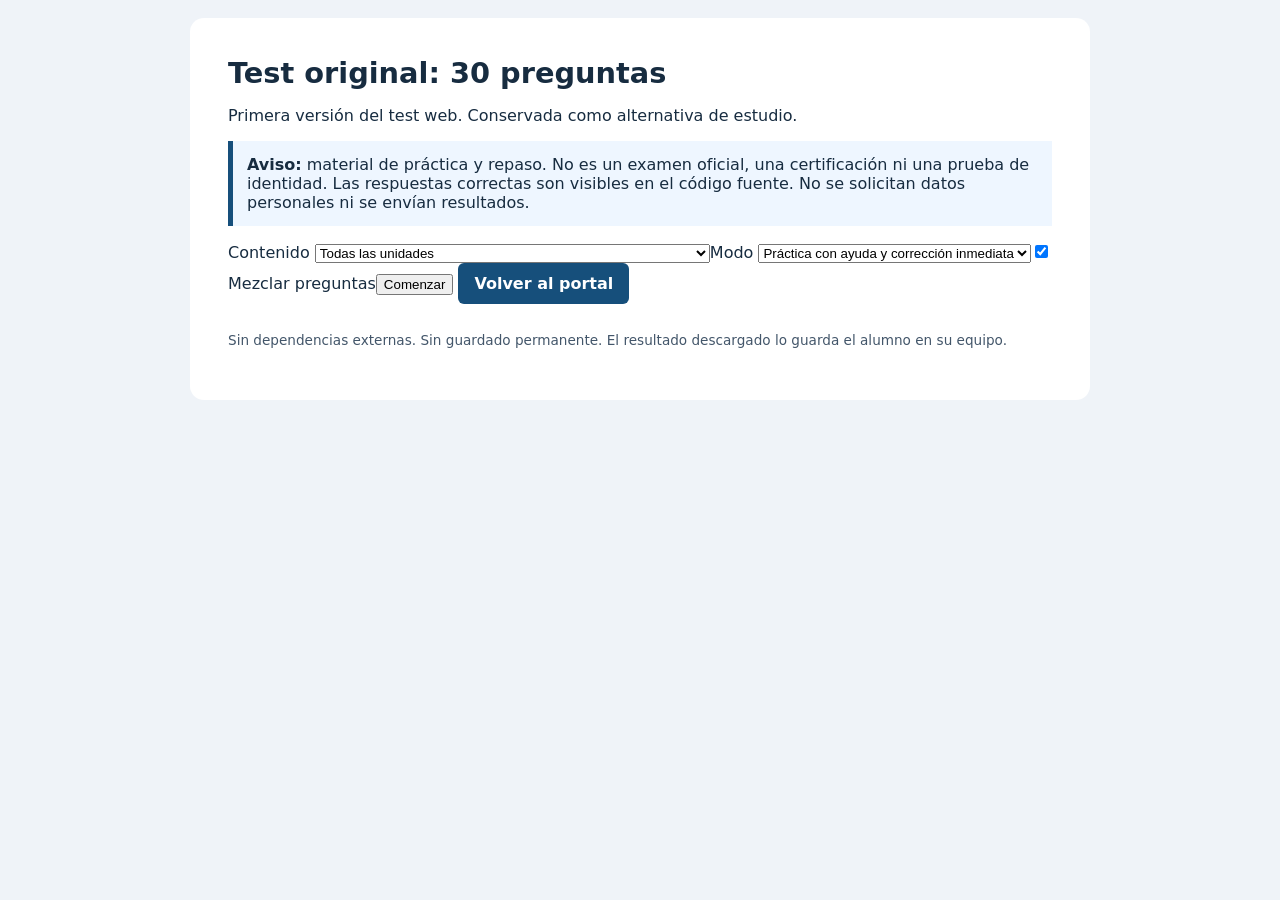
<file: test-original/index.html>
<!doctype html><html lang="es"><meta charset="utf-8"><meta name="viewport" content="width=device-width,initial-scale=1"><title>Repaso IFCD083PO</title><link rel="stylesheet" href="../styles.css"><main><h1>Test original: 30 preguntas</h1><p>Primera versión del test web. Conservada como alternativa de estudio.</p><p class="notice"><strong>Aviso:</strong> material de práctica y repaso. No es un examen oficial, una certificación ni una prueba de identidad. Las respuestas correctas son visibles en el código fuente. No se solicitan datos personales ni se envían resultados.</p><section id="setup"><label>Contenido <select id="unit"><option value="all">Todas las unidades</option></select></label><label>Modo <select id="mode"><option value="practice">Práctica con ayuda y corrección inmediata</option><option value="exam">Simulacro sin ayuda, corrección al final</option></select></label><label><input type="checkbox" id="shuffle" checked> Mezclar preguntas</label><button id="start">Comenzar</button> <a class="button secondary" href="../index.html">Volver al portal</a></section><section id="quiz" hidden><p id="progress"></p><progress id="bar" max="30" value="0" aria-label="Preguntas contestadas"></progress><h2 id="title" tabindex="-1"></h2><fieldset id="options"><legend>Elige una respuesta</legend></fieldset><div class="actions"><button id="hint">Ver pista</button><button id="check">Confirmar respuesta</button><button id="next" hidden>Siguiente</button></div><p id="hintText" hidden></p><p id="feedback" role="status" aria-live="polite"></p></section><section id="result" hidden><h2 tabindex="-1" id="resultTitle">Resultado</h2><p id="score"></p><div class="actions"><button id="retry">Repetir selección</button><button id="errors">Repasar errores</button><button id="home">Cambiar configuración</button><button id="download">Descargar resultado</button></div><h3>Revisión</h3><div id="review"></div></section><footer><p>Sin dependencias externas. Sin guardado permanente. El resultado descargado lo guarda el alumno en su equipo.</p></footer></main><script src="preguntas.js"></script><script src="app.js"></script></html>
</file>
<file: styles.css>
*{box-sizing:border-box}body{font-family:system-ui,sans-serif;background:#eff3f8;color:#172c40;margin:0;padding:18px}main{max-width:900px;margin:auto;background:white;padding:clamp(18px,4vw,38px);border-radius:14px}h1{font-size:1.8rem;margin:0}header p{margin:6px 0 0}h2{margin-top:28px}a{color:#164f7b}.card{border:1px solid #a8bac8;border-radius:10px;padding:18px;margin:14px 0}.card h3{margin:0 0 8px}.tag{display:inline-block;background:#eaf2fb;color:#164f7b;padding:4px 10px;border-radius:999px;font-size:.8rem;margin-bottom:10px}.card p{margin:0 0 12px}.button{display:inline-block;padding:11px 16px;background:#164f7b;color:white;border-radius:6px;text-decoration:none;font-weight:600}.button:focus-visible{outline:3px solid #b75200;outline-offset:3px}.notice{background:#eef6ff;border-left:5px solid #164f7b;padding:14px}.small{font-size:.9rem;color:#43566a}footer{margin-top:28px;font-size:.85rem;color:#43566a}
</file>
<file: catalogo-tsurugi/styles.css>
*{box-sizing:border-box}body{margin:0;padding:20px;background:#eef3f8;color:#19334a;font-family:system-ui,sans-serif}main{max-width:1050px;margin:auto;background:white;padding:clamp(18px,4vw,36px);border-radius:14px}img{width:100%;height:auto;margin:20px 0}aside{padding:15px;background:#fff1cf;border-left:5px solid #9a6500}label{display:block;margin:14px 0 5px}input,select{padding:12px;max-width:100%;width:100%;font:inherit}#cards{display:grid;grid-template-columns:repeat(auto-fit,minmax(260px,1fr));gap:14px}article{padding:18px;border:1px solid #b8c8d5;border-radius:10px}h2{font-size:1.2rem}article small{color:#375773}pre{white-space:pre-wrap;overflow-wrap:anywhere;background:#edf3f8;padding:12px;font-size:.9rem}footer{font-size:.85rem;margin-top:25px}a{color:#15547d}:focus-visible{outline:3px solid #ac5100;outline-offset:3px}
</file>
